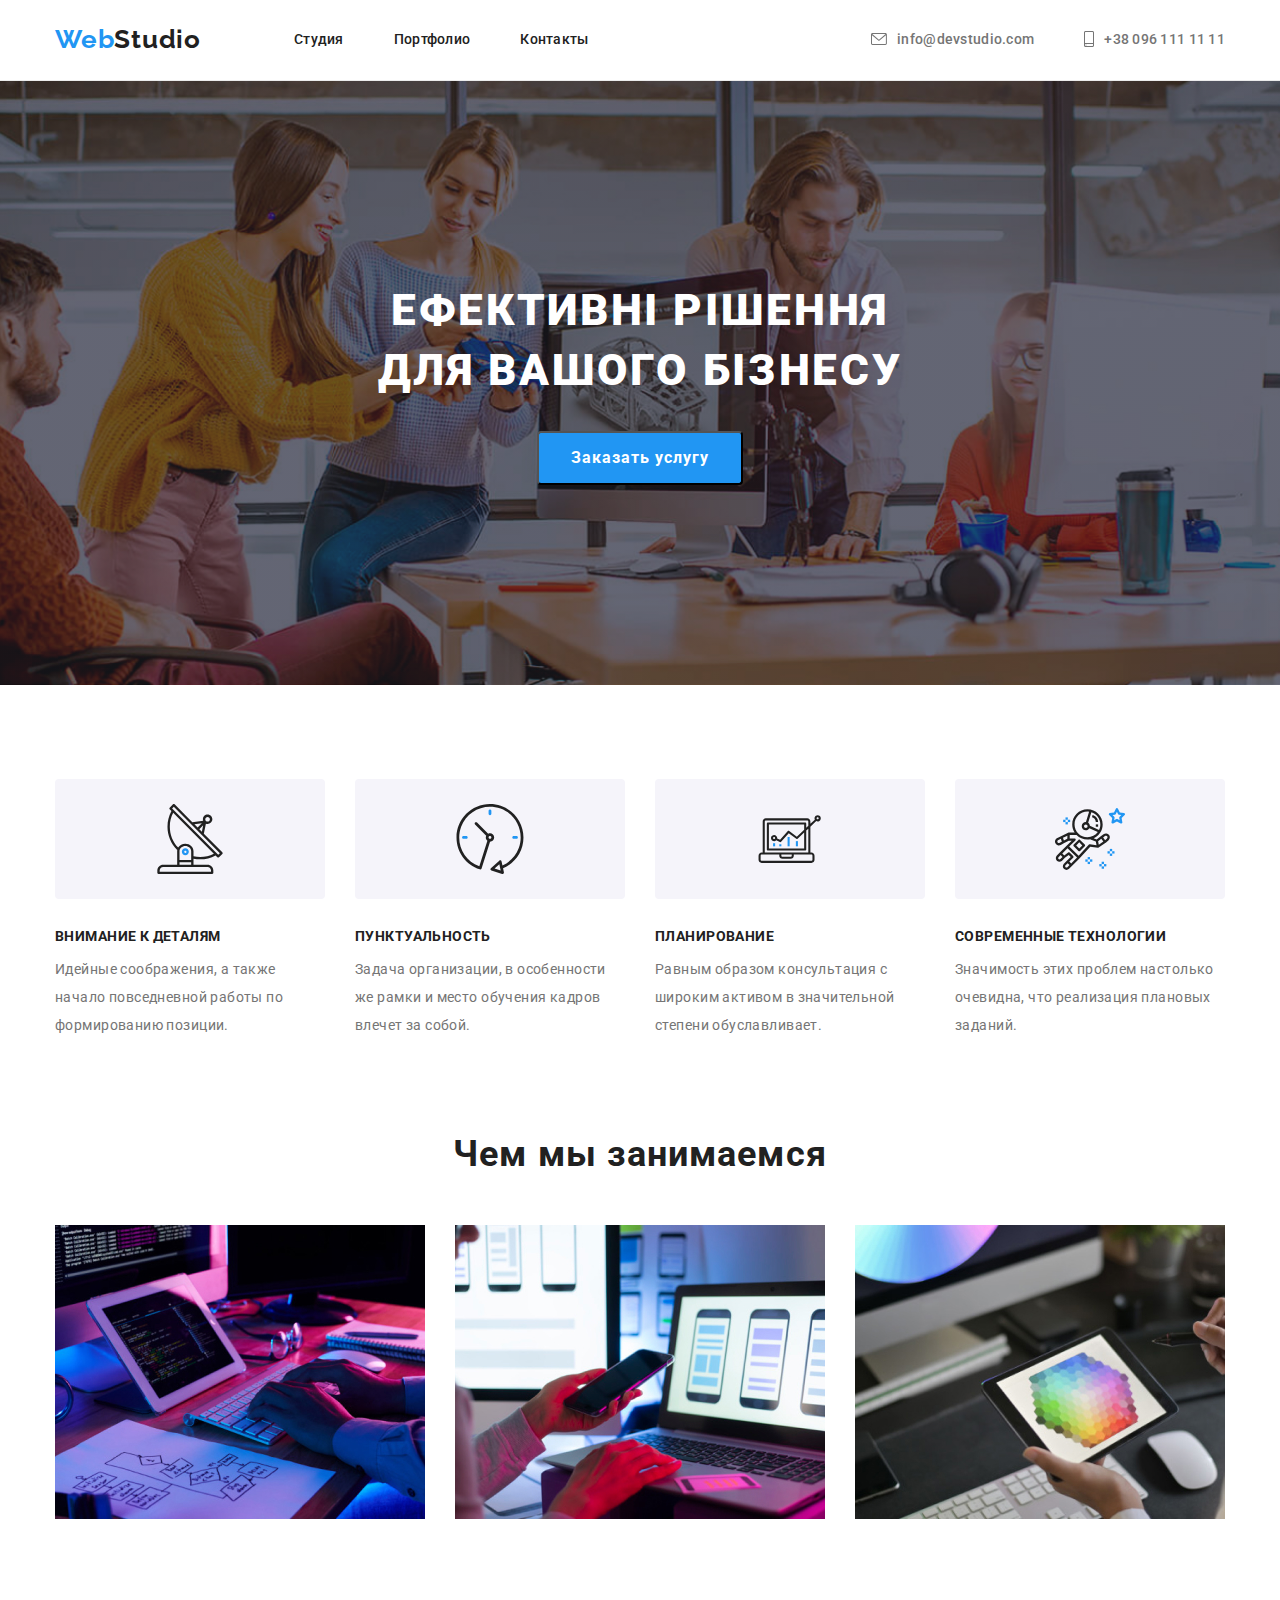
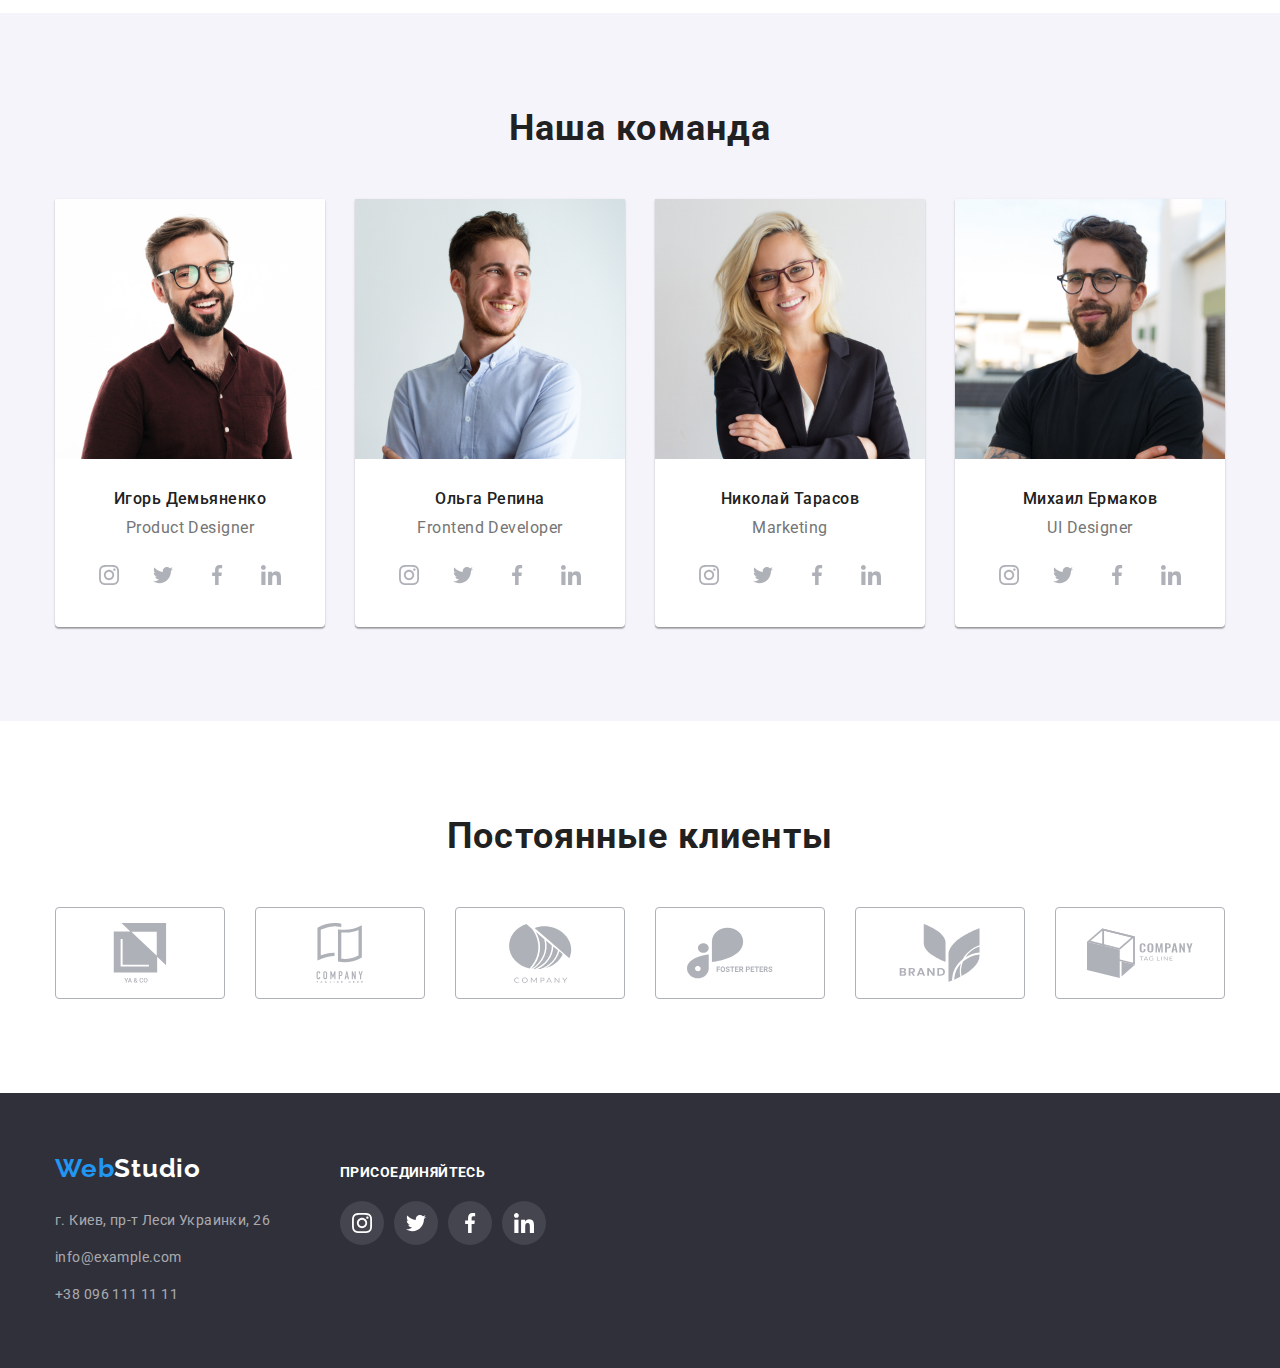
<file: index.html>
<!DOCTYPE html>
<html lang="ru">
  <head>
    <meta charset="UTF-8" />
    <meta http-equiv="X-UA-Compatible" content="IE=edge" />
    <meta name="viewport" content="width=device-width, initial-scale=1.0" />
    <link rel="preconnect" href="https://fonts.googleapis.com" />
    <link rel="preconnect" href="https://fonts.gstatic.com" crossorigin />
    <link
      href="https://fonts.googleapis.com/css2?family=Raleway:wght@700&family=Roboto:wght@400;500;700;900&display=swap"
      rel="stylesheet"
    />
    <link
      rel="stylesheet"
      href="https://cdn.jsdelivr.net/npm/modern-normalize@1.1.0/modern-normalize.min.css"
    />
    <link rel="stylesheet" href="./css/styles.css" />
    <title>WebStudio</title>
  </head>
  <body>
    <!-- content from logo, nav, contakt  -->
    <header class="page-header">
      <div class="conteiner page-header-conteiner">
        <nav class="page-nav">
          <a class="logotipe link" lang="en" href="index.html"
            >Web<span class="logotipe-accent">Studio</span></a
          >
          <ul class="menu list">
            <li class="menu-item">
              <a class="menu-link link" href="index.html">Студия</a>
            </li>
            <li class="menu-item">
              <a class="menu-link link" href="./portfolio.html">Портфолио</a>
            </li>
            <li class="menu-item">
              <a class="menu-link link" href="">Контакты</a>
            </li>
          </ul>
        </nav>
        <ul class="connection-list list">
          <li class="menu-item">
            <a class="link connection-link" href="mailto:info@devstudio.com">
              <svg class="connection-icon" width="16" height="12">
                <use href="./images/icons.svg#icon-email"></use>
              </svg>
              info@devstudio.com</a
            >
          </li>
          <li class="menu-item">
            <a class="link connection-link" href="tel:+380961111111">
              <svg class="connection-icon" width="10" height="16">
                <use href="./images/icons.svg#icon-smartphone"></use>
              </svg>
              +38 096 111 11 11</a
            >
          </li>
        </ul>
      </div>
    </header>
    <!-- main  -->
    <main>
      <section class="hero">
        <div class="conteiner">
          <h1 lang="ru" class="title-hero">
            Ефективні рішення<br />
            для вашого бізнесу
          </h1>
          <button class="button" type="button">
            <span class="text-button">Заказать услугу</span>
          </button>
        </div>
      </section>

      <!--Особенности-->
      <section class="section">
        <div class="conteiner">
          <h2 class="secondary-title hidden-title">Особенности</h2>
          <ul class="features-list list">
            <li class="features-item">
              <div class="futures-icons-box">
                <svg class="futures-icon" width="70" height="70">
                  <use href="./images/icons.svg#icon-antenna"></use>
                </svg>
              </div>
              <h3 class="future-title" lang="ru">Внимание к деталям</h3>
              <p class="future">
                Идейные соображения, а также начало повседневной работы по формированию позиции.
              </p>
            </li>
            <li class="features-item">
              <div class="futures-icons-box">
                <svg class="futures-icon" width="70" height="70">
                  <use href="./images/icons.svg#icon-clock"></use>
                </svg>
              </div>
              <h3 class="future-title" lang="ru">Пунктуальность</h3>
              <p class="future">
                Задача организации, в особенности же рамки и место обучения кадров влечет за собой.
              </p>
            </li>
            <li class="features-item">
              <div class="futures-icons-box">
                <svg class="futures-icon" width="70" height="70">
                  <use href="./images/icons.svg#icon-diagram"></use>
                </svg>
              </div>
              <h3 class="future-title" lang="ru">Планирование</h3>
              <p class="future">
                Равным образом консультация с широким активом в значительной степени обуславливает.
              </p>
            </li>
            <li class="features-item">
              <div class="futures-icons-box">
                <svg class="futures-icon" width="70" height="70">
                  <use href="./images/icons.svg#icon-astronaut"></use>
                </svg>
              </div>
              <h3 class="future-title" lang="ru">Современные технологии</h3>
              <p class="future">
                Значимость этих проблем настолько очевидна, что реализация плановых заданий.
              </p>
            </li>
          </ul>
        </div>
      </section>
      <!-- ===========  чем мы занимаемся  ================= -->
      <section class="activity section">
        <div class="conteiner">
          <h2 class="secondary-title">Чем мы занимаемся</h2>
          <ul class="activity-list list">
            <li>
              <img src="./images/wedo/verstka.jpg" alt="Верстка" width="370" height="294" />
            </li>
            <li>
              <img src="./images/wedo/oformlenie.jpg" alt="Оформление" width="370" height="294" />
            </li>
            <li>
              <img src="./images/wedo/dizain.jpg" alt="Дизайн" width="370" height="294" />
            </li>
          </ul>
        </div>
      </section>
      <!--Наша команда-->
      <section class="team section">
        <div class="conteiner">
          <h2 class="secondary-title">Наша команда</h2>
          <ul class="team-list list">
            <li class="team-item">
              <img
                src="./images/comandos/rabotnik1.jpg"
                alt="Игорь Демьяненко"
                width="270"
                height="260"
              />
              <div class="team-item-foot">
                <h3 class="team-item-title">Игорь Демьяненко</h3>
                <p class="team-item-description" lang="en">Product Designer</p>

                <ul class="social-list list">
                  <li class="social-list-item">
                    <a href="" class="social-list-link">
                      <svg class="social-list-icon" width="20" height="20">
                        <use href="./images/icons.svg#icon-instagram"></use>
                      </svg>
                    </a>
                  </li>
                  <li class="social-list-item">
                    <a href="" class="social-list-link">
                      <svg class="social-list-icon" width="20" height="20">
                        <use href="./images/icons.svg#icon-twitter"></use>
                      </svg>
                    </a>
                  </li>
                  <li class="social-list-item">
                    <a href="" class="social-list-link">
                      <svg class="social-list-icon" width="20" height="20">
                        <use href="./images/icons.svg#icon-facebook"></use>
                      </svg>
                    </a>
                  </li>
                  <li class="social-list-item">
                    <a href="" class="social-list-link">
                      <svg class="social-list-icon" width="20" height="20">
                        <use href="./images/icons.svg#icon-linkedin"></use>
                      </svg>
                    </a>
                  </li>
                </ul>
              </div>
            </li>
            <li class="team-item">
              <img
                src="./images/comandos/rabotnik2.jpg"
                alt="Ольга Репина"
                width="270"
                height="260"
              />
              <div class="team-item-foot">
                <h3 class="team-item-title">Ольга Репина</h3>
                <p class="team-item-description" lang="en">Frontend Developer</p>

                <ul class="social-list list">
                  <li class="social-list-item">
                    <a href="" class="social-list-link">
                      <svg class="social-list-icon" width="20" height="20">
                        <use href="./images/icons.svg#icon-instagram"></use>
                      </svg>
                    </a>
                  </li>
                  <li class="social-list-item">
                    <a href="" class="social-list-link">
                      <svg class="social-list-icon" width="20" height="20">
                        <use href="./images/icons.svg#icon-twitter"></use>
                      </svg>
                    </a>
                  </li>
                  <li class="social-list-item">
                    <a href="" class="social-list-link">
                      <svg class="social-list-icon" width="20" height="20">
                        <use href="./images/icons.svg#icon-facebook"></use>
                      </svg>
                    </a>
                  </li>
                  <li class="social-list-item">
                    <a href="" class="social-list-link">
                      <svg class="social-list-icon" width="20" height="20">
                        <use href="./images/icons.svg#icon-linkedin"></use>
                      </svg>
                    </a>
                  </li>
                </ul>
              </div>
            </li>
            <li class="team-item">
              <img
                src="./images/comandos/rabotnik3.jpg"
                alt="Николай Тарасов"
                width="270"
                height="260"
              />
              <div class="team-item-foot">
                <h3 class="team-item-title">Николай Тарасов</h3>
                <p class="team-item-description" lang="en">Marketing</p>

                <ul class="social-list list">
                  <li class="social-list-item">
                    <a href="" class="social-list-link">
                      <svg class="social-list-icon" width="20" height="20">
                        <use href="./images/icons.svg#icon-instagram"></use>
                      </svg>
                    </a>
                  </li>
                  <li class="social-list-item">
                    <a href="" class="social-list-link">
                      <svg class="social-list-icon" width="20" height="20">
                        <use href="./images/icons.svg#icon-twitter"></use>
                      </svg>
                    </a>
                  </li>
                  <li class="social-list-item">
                    <a href="" class="social-list-link">
                      <svg class="social-list-icon" width="20" height="20">
                        <use href="./images/icons.svg#icon-facebook"></use>
                      </svg>
                    </a>
                  </li>
                  <li class="social-list-item">
                    <a href="" class="social-list-link">
                      <svg class="social-list-icon" width="20" height="20">
                        <use href="./images/icons.svg#icon-linkedin"></use>
                      </svg>
                    </a>
                  </li>
                </ul>
              </div>
            </li>
            <li class="team-item">
              <img
                src="./images/comandos/rabotnik4.jpg"
                alt="Михаил Ермаков"
                width="270"
                height="260"
              />
              <div class="team-item-foot">
                <h3 class="team-item-title">Михаил Ермаков</h3>
                <p class="team-item-description" lang="en">UI Designer</p>

                <ul class="social-list list">
                  <li class="social-list-item">
                    <a href="" class="social-list-link">
                      <svg class="social-list-icon" width="20" heighth=20">
                        <use href="./images/icons.svg#icon-instagram"></use>
                      </svg>
                    </a>
                  </li>
                  <li class="social-list-item">
                    <a href="" class="social-list-link">
                      <svg class="social-list-icon" width="20" heighth=20">
                        <use href="./images/icons.svg#icon-twitter"></use>
                      </svg>
                    </a>
                  </li>
                  <li class="social-list-item">
                    <a href="" class="social-list-link">
                      <svg class="social-list-icon" width="20" heighth=20">
                        <use href="./images/icons.svg#icon-facebook"></use>
                      </svg>
                    </a>
                  </li>
                  <li class="social-list-item">
                    <a href="" class="social-list-link">
                      <svg class="social-list-icon" width="20" heighth=20">
                        <use href="./images/icons.svg#icon-linkedin"></use>
                      </svg>
                    </a>
                  </li>
                </ul>
              </div>
            </li>
          </ul>
        </div>
      </section>

      <!-- ПОСТОЯННЫЕ КЛИЕНТЫ -->

      <section class="section">
        <div class="conteiner">
          <h2 class="secondary-title">Постоянные клиенты</h2>
          <ul class="clients list">
            <li class="clients-item">
              <a class="clients-link link" href="#" target="_blank" rel="noopener noreferrer">
                <svg class="clients-icon" width="106" height="60">
                  <use href="./images/icons.svg#icon-group"></use>
                </svg>
              </a>
            </li>
            <li class="clients-item">
              <a class="clients-link link" href="#" target="_blank" rel="noopener noreferrer">
                <svg class="clients-icon" width="106" height="60">
                  <use href="./images/icons.svg#icon-group-1"></use>
                </svg>
              </a>
            </li>
            <li class="clients-item">
              <a class="clients-link link" href="#" target="_blank" rel="noopener noreferrer">
                <svg class="clients-icon" width="106" height="60">
                  <use href="./images/icons.svg#icon-group-2"></use>
                </svg>
              </a>
            </li>
            <li class="clients-item">
              <a class="clients-link link" href="#" target="_blank" rel="noopener noreferrer">
                <svg class="clients-icon" width="106" height="60">
                  <use href="./images/icons.svg#icon-group-3"></use>
                </svg>
              </a>
            </li>
            <li class="clients-item">
              <a class="clients-link link" href="#" target="_blank" rel="noopener noreferrer">
                <svg class="clients-icon" width="106" height="60">
                  <use href="./images/icons.svg#icon-group-4"></use>
                </svg>
              </a>
            </li>
            <li class="clients-item">
              <a class="clients-link link" href="#" target="_blank" rel="noopener noreferrer">
                <svg class="clients-icon" width="106" height="60">
                  <use href="./images/icons.svg#icon-group-5"></use>
                </svg>
              </a>
            </li>
          </ul>
        </div>
      </section>
    </main>

    <!-- Footer -->

    <footer class="footer">
      <div class="conteiner footer-conteiner">
        <div class="footer-address">
          <a class="logotipe-footer link" lang="en" href="index.html"
            >Web<span class="logotipe-accent-footer">Studio</span></a
          >
          <address class="adress">
            <ul class="list">
              <li class="adress-item">
                <a
                  class="link footer-adress-link"
                  href="https://bit.ly/3pXMvUd"
                  target="_blank"
                  rel="noopener noreferrer"
                  >г. Киев, пр-т Леси Украинки, 26</a
                >
              </li>
              <li class="adress-item">
                <a class="link footer-adress-link" href="mailto:info@devstudio.com"
                  >info@example.com</a
                >
              </li>
              <li class="adress-item">
                <a class="link footer-adress-link" href="tel:+380961111111">+38 096 111 11 11</a>
              </li>
            </ul>
          </address>
        </div>

        <div>
          <p class="footer-join">Присоединяйтесь</p>
          <ul class="social-list list">
            <li class="social-list-item">
              <a href="" class="social-list-link">
                <svg class="footer-subscribe-icon" width="20" height="20">
                  <use href="./images/icons.svg#icon-instagram"></use>
                </svg>
              </a>
            </li>
            <li class="social-list-item">
              <a href="" class="social-list-link">
                <svg class="footer-subscribe-icon" width="20" height="20">
                  <use href="./images/icons.svg#icon-twitter"></use>
                </svg>
              </a>
            </li>
            <li class="social-list-item">
              <a href="" class="social-list-link">
                <svg class="footer-subscribe-icon" width="20" height="20">
                  <use href="./images/icons.svg#icon-facebook"></use>
                </svg>
              </a>
            </li>
            <li class="social-list-item">
              <a href="" class="social-list-link">
                <svg class="footer-subscribe-icon" width="20" height="20">
                  <use href="./images/icons.svg#icon-linkedin"></use>
                </svg>
              </a>
            </li>
          </ul>
        </div>
      </div>
    </footer>
  </body>
</html>
</file>
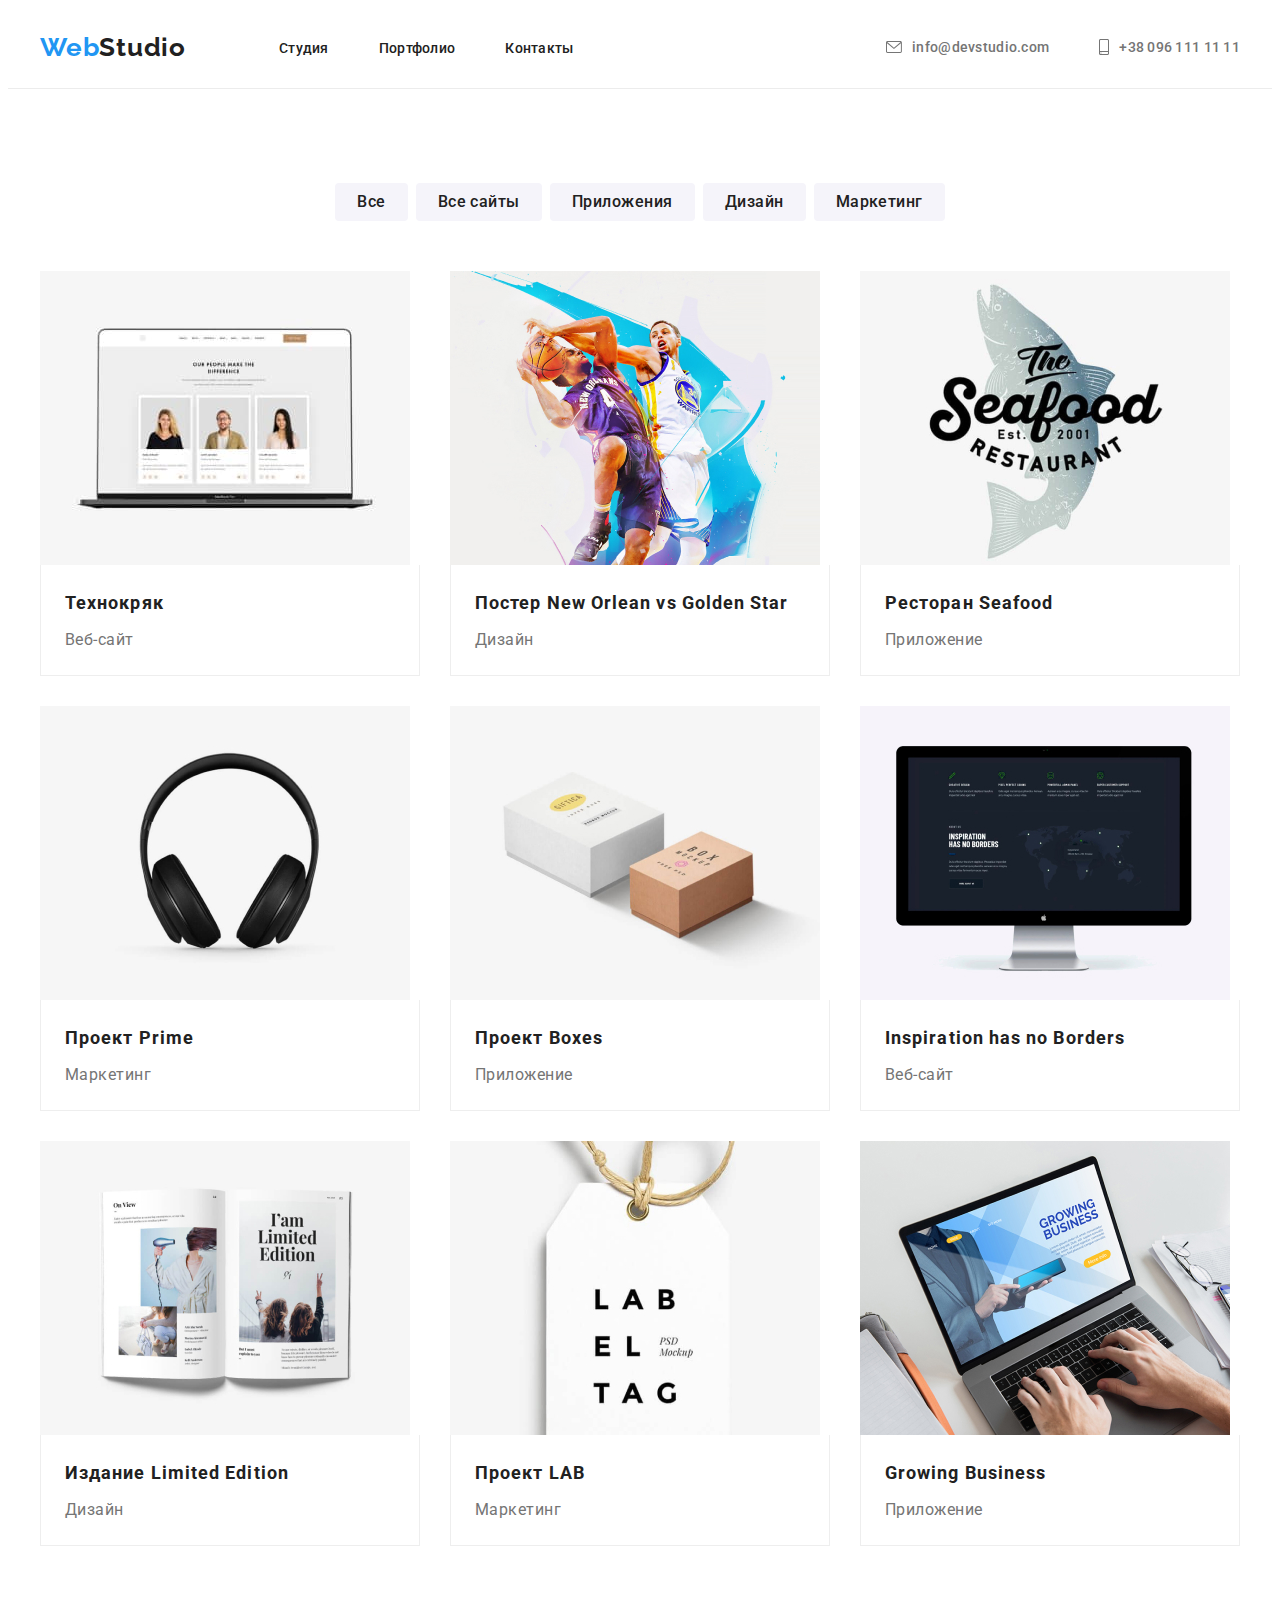
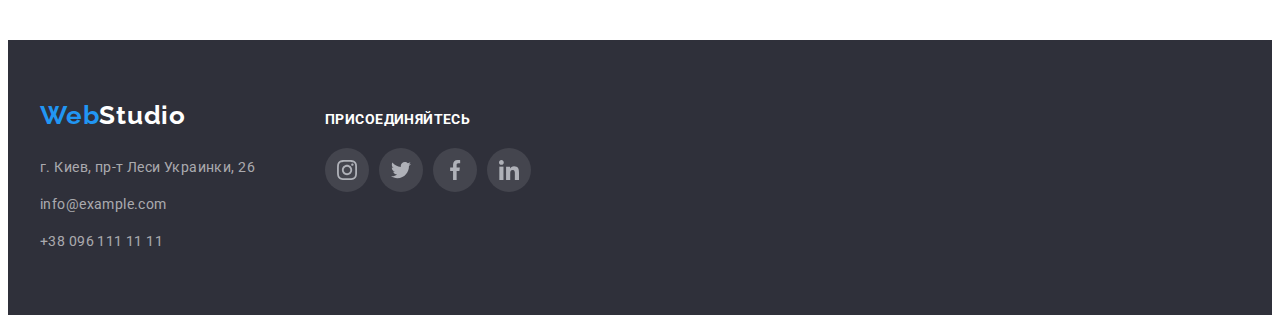
<file: portfolio.html>
<!DOCTYPE html>
<html lang="ru">
  <head>
    <meta charset="UTF-8" />
    <meta http-equiv="X-UA-Compatible" content="IE=edge" />
    <meta name="viewport" content="width=device-width, initial-scale=1.0" />
    <title>Портфолио</title>
    <link rel="preconnect" href="https://fonts.googleapis.com" />
    <link rel="preconnect" href="https://fonts.gstatic.com" crossorigin />
    <link
      href="https://fonts.googleapis.com/css2?family=Raleway:wght@700&family=Roboto:wght@400;500;700;900&display=swap"
      rel="stylesheet"
    />
    <link
      rel="stylesheet"
      href="https://cdnjs.cloudflare.com/ajax/libs/modern-normalize/1.1.0/modern-normalize.min.css"
      integrity="sha512-wpPYUAdjBVSE4KJnH1VR1HeZfpl1ub8YT/NKx4PuQ5NmX2tKuGu6U/JRp5y+Y8XG2tV+wKQpNHVUX03MfMFn9Q=="
      crossorigin="anonymous"
      referrerpolicy="no-referrer"
    />
    <link href="./css/styles.css" rel="stylesheet" />
  </head>

  <body>
    <!-- content from logo, nav, contakt  -->
    <header class="page-header">
      <div class="conteiner page-header-conteiner">
        <nav class="page-nav">
          <a class="logotipe link" lang="en" href="index.html"
            >Web<span class="logotipe-accent">Studio</span></a
          >
          <ul class="menu list">
            <li class="menu-item">
              <a class="menu-link link" href="index.html">Студия</a>
            </li>
            <li class="menu-item">
              <a class="menu-link link" href="./portfolio.html">Портфолио</a>
            </li>
            <li class="menu-item">
              <a class="menu-link link" href="">Контакты</a>
            </li>
          </ul>
        </nav>
        <ul class="connection-list list">
          <li class="menu-item">
            <a class="link connection-link" href="mailto:info@devstudio.com">
              <svg class="connection-icon" width="16" height="12">
                <use href="./images/icons.svg#icon-email"></use>
              </svg>
              info@devstudio.com</a
            >
          </li>
          <li class="menu-item">
            <a class="link connection-link" href="tel:+380961111111">
              <svg class="connection-icon" width="10" height="16">
                <use href="./images/icons.svg#icon-smartphone"></use>
              </svg>
              +38 096 111 11 11</a
            >
          </li>
        </ul>
      </div>
    </header>

    <main>
      <section class="section">
        <div class="conteiner">
          <h1 class="hidden-title">Projects</h1>

          <!-- START FILTERS -->
          <ul class="filters-list list">
            <li class="filters-item">
              <button class="filters-btn">Все</button>
            </li>
            <li class="filters-item">
              <button class="filters-btn">Все сайты</button>
            </li>
            <li class="filters-item">
              <button class="filters-btn">Приложения</button>
            </li>
            <li class="filters-item">
              <button class="filters-btn">Дизайн</button>
            </li>
            <li class="filters-item">
              <button class="filters-btn">Маркетинг</button>
            </li>
          </ul>

          <!--  END FILTERS -->

          <!-- =============Projects=============== -->
          <ul class="drafts-list list">
            <li class="drafts-item">
              <a href="/" class="link work-list-link">
                <img src="./images/project/project1.jpg" alt="Веб сайт" width="370" height="294" />
                <div class="drafts-box">
                  <h2 class="portfolio-title-h2">Технокряк</h2>
                  <p class="portfolio-text">Веб-сайт</p>
                </div>
              </a>
            </li>
            <li class="drafts-item">
              <a href="/" class="work-list-link link">
                <img src="./images/project/project2.jpg" alt="Веб сайт" width="370" height="294" />
                <div class="drafts-box">
                  <h2 class="portfolio-title-h2">
                    Постер
                    <span class="draft-new-orlean" lang="en">New Orlean vs Golden Star </span>
                  </h2>
                  <p class="portfolio-text">Дизайн</p>
                </div>
              </a>
            </li>
            <li class="drafts-item">
              <a href="/" class="link work-list-link">
                <img src="./images/project/project3.jpg" alt="Веб сайт" width="370" height="294" />
                <div class="drafts-box">
                  <h2 class="portfolio-title-h2">Ресторан Seafood</h2>
                  <p class="portfolio-text">Приложение</p>
                </div>
              </a>
            </li>
            <li class="drafts-item">
              <a href="/" class="link work-list-link">
                <img src="./images/project/project4.jpg" alt="Веб сайт" width="370" height="294" />
                <div class="drafts-box">
                  <h2 class="portfolio-title-h2">Проект Prime</h2>
                  <p class="portfolio-text">Маркетинг</p>
                </div>
              </a>
            </li>
            <li class="drafts-item">
              <a href="/" class="link work-list-link">
                <img src="./images/project/project5.jpg" alt="Веб сайт" width="370" height="294" />
                <div class="drafts-box">
                  <h2 class="portfolio-title-h2">Проект Boxes</h2>
                  <p class="portfolio-text">Приложение</p>
                </div>
              </a>
            </li>
            <li class="drafts-item">
              <a href="/" class="link work-list-link">
                <img src="./images/project/project6.jpg" alt="Веб сайт" width="370" height="294" />
                <div class="drafts-box">
                  <h2 class="portfolio-title-h2">Inspiration has no Borders</h2>
                  <p class="portfolio-text">Веб-сайт</p>
                </div>
              </a>
            </li>
            <li class="drafts-item">
              <a href="/" class="link work-list-link">
                <img src="./images/project/project7.jpg" alt="Веб сайт" width="370" height="294" />
                <div class="drafts-box">
                  <h2 class="portfolio-title-h2">Издание Limited Edition</h2>
                  <p class="portfolio-text">Дизайн</p>
                </div>
              </a>
            </li>
            <li class="drafts-item">
              <a href="/" class="link work-list-link">
                <img src="./images/project/project8.jpg" alt="Веб сайт" width="370" height="294" />
                <div class="drafts-box">
                  <h2 class="portfolio-title-h2">Проект LAB</h2>
                  <p class="portfolio-text">Маркетинг</p>
                </div>
              </a>
            </li>
            <li class="drafts-item">
              <a href="/" class="link work-list-link">
                <img src="./images/project/project9.jpg" alt="Веб сайт" width="370" height="294" />
                <div class="drafts-box">
                  <h2 class="portfolio-title-h2">Growing Business</h2>
                  <p class="portfolio-text">Приложение</p>
                </div>
              </a>
            </li>
          </ul>
          <!-- ++++++++++++++++++ -->
        </div>
        <!-- +++++++++++++++++++++ -->
      </section>
    </main>
    <!-- ===============Footer=============== -->
    <footer class="footer">
      <div class="conteiner footer-conteiner">
        <div class="footer-address">
          <a class="logotipe-footer link" lang="en" href="index.html"
            >Web<span class="logotipe-accent-footer">Studio</span></a
          >
          <address class="adress">
            <ul class="list">
              <li class="adress-item">
                <a
                  class="link footer-adress-link"
                  href="https://bit.ly/3pXMvUd"
                  target="_blank"
                  rel="noopener noreferrer"
                  >г. Киев, пр-т Леси Украинки, 26</a
                >
              </li>
              <li class="adress-item">
                <a class="link footer-adress-link" href="mailto:info@devstudio.com"
                  >info@example.com</a
                >
              </li>
              <li class="adress-item">
                <a class="link footer-adress-link" href="tel:+380961111111">+38 096 111 11 11</a>
              </li>
            </ul>
          </address>
        </div>

        <div>
          <p class="footer-join">Присоединяйтесь</p>
          <ul class="social-list list">
            <li class="social-list-item">
              <a href="" class="social-list-link">
                <svg class="social-list-icon" width="20" heigth="20">
                  <use href="./images/icons.svg#icon-instagram"></use>
                </svg>
              </a>
            </li>
            <li class="social-list-item">
              <a href="" class="social-list-link">
                <svg class="social-list-icon" width="20" heigth="20">
                  <use href="./images/icons.svg#icon-twitter"></use>
                </svg>
              </a>
            </li>
            <li class="social-list-item">
              <a href="" class="social-list-link">
                <svg class="social-list-icon" width="20" heigth="20">
                  <use href="./images/icons.svg#icon-facebook"></use>
                </svg>
              </a>
            </li>
            <li class="social-list-item">
              <a href="" class="social-list-link">
                <svg class="social-list-icon" width="20" heigth="20">
                  <use href="./images/icons.svg#icon-linkedin"></use>
                </svg>
              </a>
            </li>
          </ul>
        </div>
      </div>
    </footer>
  </body>
</html>
</file>
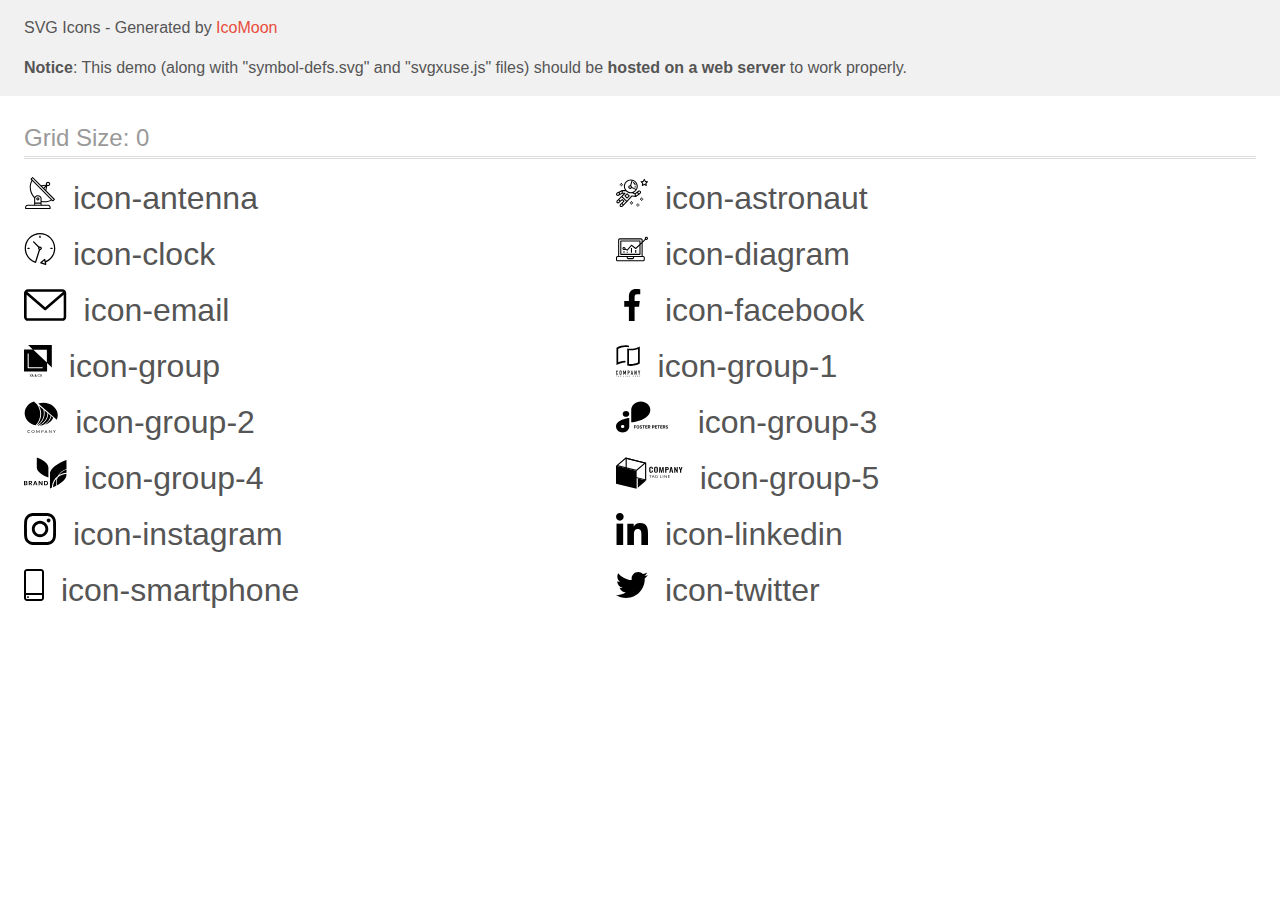
<file: for sprite/icomoon/demo-external-svg.html>
<!doctype html>
<html>
<head>
    <title>IcoMoon - SVG Icons</title>
    <meta charset="utf-8">
    <meta name="viewport" content="width=device-width, initial-scale=1">
    <link rel="stylesheet" href="demo-files/demo.css">
    <link rel="stylesheet" href="style.css">
</head>
<body>
<header class="bgc1 clearfix">
<div class="mhl">
    <p>SVG Icons - Generated by <a href="https://icomoon.io/app">IcoMoon</a></p><p><strong>Notice</strong>: This demo (along with "symbol-defs.svg" and "svgxuse.js" files) should be <b>hosted on a web server</b> to work properly.</p>
</div>
</header>
    <div class="clearfix mhl ptl">
        <h1 class="mvm mtn fgc1">Grid Size: 0</h1>
        <div class="glyph fs1">
            <div class="clearfix pbs">
                <svg class="icon icon-antenna"><use xlink:href="symbol-defs.svg#icon-antenna"></use></svg><span class="name"> icon-antenna</span>
            </div>
        </div>
        <div class="glyph fs1">
            <div class="clearfix pbs">
                <svg class="icon icon-astronaut"><use xlink:href="symbol-defs.svg#icon-astronaut"></use></svg><span class="name"> icon-astronaut</span>
            </div>
        </div>
        <div class="glyph fs1">
            <div class="clearfix pbs">
                <svg class="icon icon-clock"><use xlink:href="symbol-defs.svg#icon-clock"></use></svg><span class="name"> icon-clock</span>
            </div>
        </div>
        <div class="glyph fs1">
            <div class="clearfix pbs">
                <svg class="icon icon-diagram"><use xlink:href="symbol-defs.svg#icon-diagram"></use></svg><span class="name"> icon-diagram</span>
            </div>
        </div>
        <div class="glyph fs1">
            <div class="clearfix pbs">
                <svg class="icon icon-email"><use xlink:href="symbol-defs.svg#icon-email"></use></svg><span class="name"> icon-email</span>
            </div>
        </div>
        <div class="glyph fs1">
            <div class="clearfix pbs">
                <svg class="icon icon-facebook"><use xlink:href="symbol-defs.svg#icon-facebook"></use></svg><span class="name"> icon-facebook</span>
            </div>
        </div>
        <div class="glyph fs1">
            <div class="clearfix pbs">
                <svg class="icon icon-group"><use xlink:href="symbol-defs.svg#icon-group"></use></svg><span class="name"> icon-group</span>
            </div>
        </div>
        <div class="glyph fs1">
            <div class="clearfix pbs">
                <svg class="icon icon-group-1"><use xlink:href="symbol-defs.svg#icon-group-1"></use></svg><span class="name"> icon-group-1</span>
            </div>
        </div>
        <div class="glyph fs1">
            <div class="clearfix pbs">
                <svg class="icon icon-group-2"><use xlink:href="symbol-defs.svg#icon-group-2"></use></svg><span class="name"> icon-group-2</span>
            </div>
        </div>
        <div class="glyph fs1">
            <div class="clearfix pbs">
                <svg class="icon icon-group-3"><use xlink:href="symbol-defs.svg#icon-group-3"></use></svg><span class="name"> icon-group-3</span>
            </div>
        </div>
        <div class="glyph fs1">
            <div class="clearfix pbs">
                <svg class="icon icon-group-4"><use xlink:href="symbol-defs.svg#icon-group-4"></use></svg><span class="name"> icon-group-4</span>
            </div>
        </div>
        <div class="glyph fs1">
            <div class="clearfix pbs">
                <svg class="icon icon-group-5"><use xlink:href="symbol-defs.svg#icon-group-5"></use></svg><span class="name"> icon-group-5</span>
            </div>
        </div>
        <div class="glyph fs1">
            <div class="clearfix pbs">
                <svg class="icon icon-instagram"><use xlink:href="symbol-defs.svg#icon-instagram"></use></svg><span class="name"> icon-instagram</span>
            </div>
        </div>
        <div class="glyph fs1">
            <div class="clearfix pbs">
                <svg class="icon icon-linkedin"><use xlink:href="symbol-defs.svg#icon-linkedin"></use></svg><span class="name"> icon-linkedin</span>
            </div>
        </div>
        <div class="glyph fs1">
            <div class="clearfix pbs">
                <svg class="icon icon-smartphone"><use xlink:href="symbol-defs.svg#icon-smartphone"></use></svg><span class="name"> icon-smartphone</span>
            </div>
        </div>
        <div class="glyph fs1">
            <div class="clearfix pbs">
                <svg class="icon icon-twitter"><use xlink:href="symbol-defs.svg#icon-twitter"></use></svg><span class="name"> icon-twitter</span>
            </div>
        </div>
  </div>
<script defer src="svgxuse.js"></script>
</body>
</html>
</file>
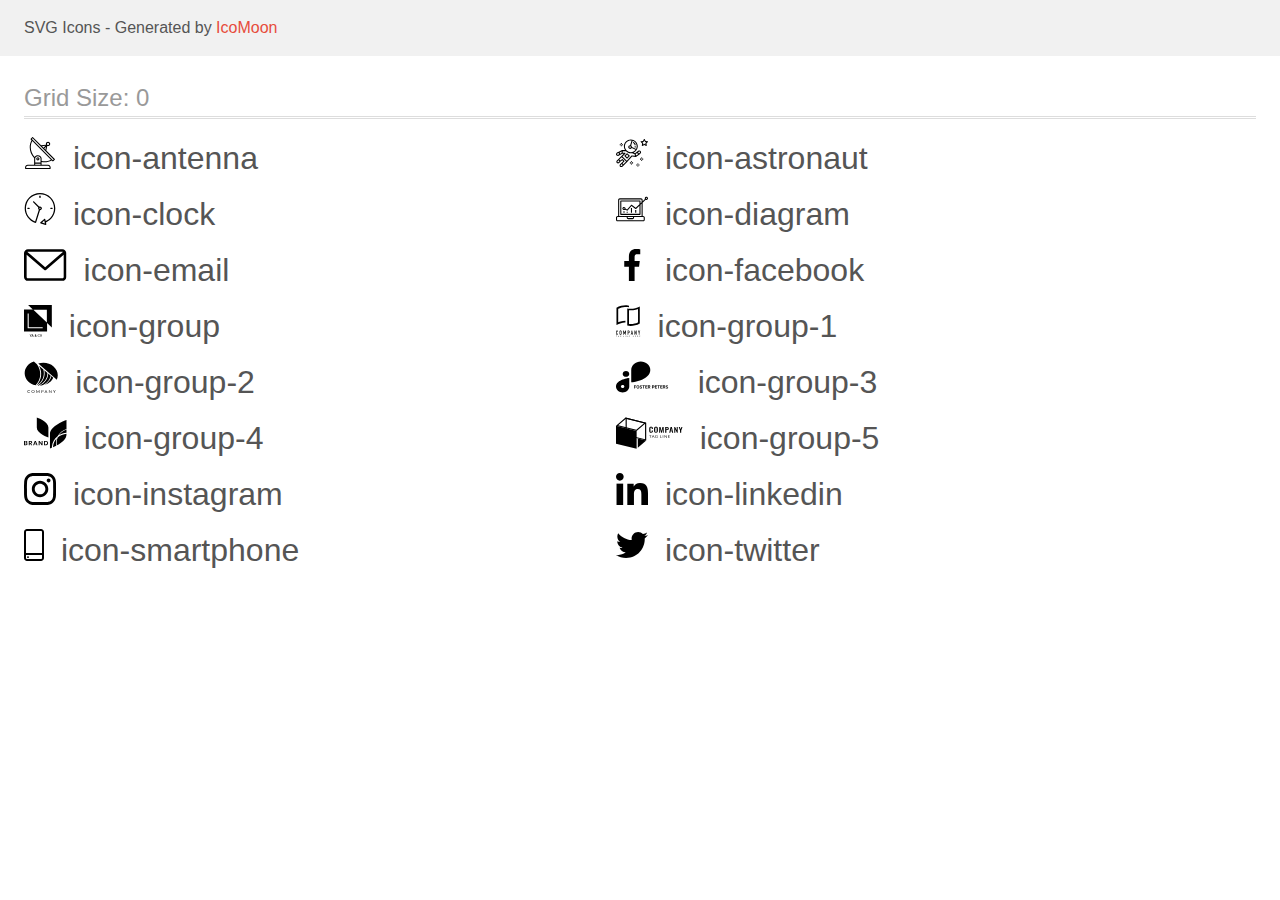
<file: for sprite/icomoon/demo.html>
<!doctype html>
<html>
<head>
    <title>IcoMoon - SVG Icons</title>
    <meta charset="utf-8">
    <meta name="viewport" content="width=device-width, initial-scale=1">
    <link rel="stylesheet" href="demo-files/demo.css">
    <link rel="stylesheet" href="style.css">
</head>
<body>
<svg aria-hidden="true" style="position: absolute; width: 0; height: 0; overflow: hidden;" version="1.1" xmlns="http://www.w3.org/2000/svg" xmlns:xlink="http://www.w3.org/1999/xlink">
<defs>
<symbol id="icon-antenna" viewBox="0 0 32 32">
<path d="M30.773 22.098l-8.443-8.505 0.937-4.615c0.242 0.094 0.499 0.144 0.758 0.146h0.006c1.192 0.014 2.17-0.941 2.184-2.133s-0.941-2.17-2.133-2.184c-1.192-0.014-2.17 0.941-2.184 2.133-0.003 0.255 0.039 0.509 0.125 0.749l-4.96 0.605-8.091-8.133c-0.099-0.101-0.235-0.159-0.377-0.16-0.14 0.001-0.274 0.056-0.373 0.155l-1.513 1.504c-0.208 0.208-0.208 0.546 0 0.754l0.814 0.826c-3.153 5.798-2.129 12.978 2.519 17.663 0.043 0.041 0.092 0.074 0.146 0.098-0.034 0.18-0.051 0.364-0.052 0.547v6.187h-6.4c-1.472 0.002-2.665 1.195-2.667 2.667v1.067c0 0.295 0.239 0.533 0.533 0.533h24.533c0.295 0 0.533-0.239 0.533-0.533v-1.067c-0.002-1.472-1.195-2.665-2.667-2.667h-6.4v-2.742c1.003 0.21 2.024 0.317 3.049 0.32 2.458-0.003 4.877-0.615 7.040-1.783l0.818 0.823c0.099 0.101 0.235 0.159 0.377 0.16 0.14-0.001 0.274-0.056 0.373-0.155l1.513-1.504c0.208-0.208 0.208-0.546 0-0.754zM23.28 6.233c0.418-0.415 1.093-0.414 1.508 0.004s0.414 1.093-0.004 1.508c-0.2 0.199-0.47 0.31-0.752 0.31h-0.003c-0.589-0.003-1.064-0.483-1.061-1.072 0.002-0.282 0.115-0.552 0.314-0.751h-0.002zM22.024 9.738l-0.598 2.946-1.175-1.182 1.774-1.763zM21.419 8.836l-1.92 1.909-1.485-1.493 3.405-0.415zM24.004 28.8c0.884 0 1.6 0.716 1.6 1.6v0.533h-23.467v-0.533c0-0.884 0.716-1.6 1.6-1.6h20.267zM16.537 26.667v1.067h-5.333v-1.067h5.333zM11.204 25.6v-4.053c0-1.294 1.196-2.347 2.667-2.347s2.667 1.053 2.667 2.347v4.053h-5.333zM17.604 23.904v-2.357c0-1.882-1.675-3.413-3.733-3.413-1.331-0.020-2.576 0.657-3.281 1.786-4.058-4.274-4.971-10.645-2.279-15.887l18.602 18.708c-2.872 1.461-6.165 1.873-9.309 1.163zM28.893 23.22l-21.057-21.181 0.755-0.752 7.935 7.98c0.004 0 0.006 0.007 0.010 0.010l13.115 13.191-0.757 0.752z"></path>
<path d="M13.876 20.267h-0.005c-0.884-0.001-1.601 0.714-1.602 1.598s0.714 1.601 1.598 1.602h0.005c0.884 0.001 1.601-0.714 1.602-1.598s-0.714-1.601-1.598-1.602zM14.249 22.245c-0.1 0.1-0.236 0.156-0.378 0.155-0.295-0.002-0.532-0.242-0.531-0.536 0.001-0.141 0.057-0.276 0.157-0.375s0.233-0.154 0.373-0.155c0.295 0.002 0.532 0.241 0.53 0.536-0.001 0.141-0.057 0.276-0.157 0.375h0.005z"></path>
</symbol>
<symbol id="icon-astronaut" viewBox="0 0 32 32">
<path d="M31.974 4.524c-0.063-0.193-0.229-0.333-0.43-0.363l-1.91-0.278-0.855-1.731c-0.179-0.365-0.777-0.365-0.956 0l-0.855 1.731-1.91 0.278c-0.201 0.029-0.367 0.17-0.431 0.363-0.062 0.193-0.011 0.405 0.135 0.547l1.383 1.348-0.326 1.903c-0.034 0.2 0.048 0.402 0.212 0.522 0.166 0.121 0.382 0.135 0.562 0.040l1.709-0.899 1.709 0.899c0.078 0.041 0.164 0.061 0.249 0.061 0.11 0 0.221-0.034 0.314-0.102 0.164-0.119 0.246-0.322 0.212-0.522l-0.326-1.903 1.383-1.348c0.145-0.142 0.197-0.354 0.135-0.547zM29.511 5.851c-0.125 0.122-0.183 0.299-0.153 0.472l0.191 1.114-1-0.526c-0.078-0.041-0.163-0.061-0.249-0.061s-0.17 0.020-0.249 0.061l-1.001 0.526 0.191-1.114c0.030-0.173-0.028-0.349-0.153-0.472l-0.81-0.789 1.119-0.163c0.174-0.025 0.324-0.134 0.402-0.292l0.5-1.013 0.5 1.013c0.078 0.157 0.228 0.267 0.402 0.292l1.119 0.163-0.809 0.789z"></path>
<path d="M26.134 20.522h-1.067v1.067h1.067v-1.067z"></path>
<path d="M26.134 22.656h-1.067v1.067h1.067v-1.067z"></path>
<path d="M27.2 21.589h-1.067v1.067h1.067v-1.067z"></path>
<path d="M25.067 21.589h-1.067v1.067h1.067v-1.067z"></path>
<path d="M22.4 26.389h-1.067v1.067h1.067v-1.067z"></path>
<path d="M22.4 28.522h-1.067v1.067h1.067v-1.067z"></path>
<path d="M23.467 27.456h-1.067v1.067h1.067v-1.067z"></path>
<path d="M21.333 27.456h-1.067v1.067h1.067v-1.067z"></path>
<path d="M16 24.256h-1.067v1.067h1.067v-1.067z"></path>
<path d="M16 26.389h-1.067v1.067h1.067v-1.067z"></path>
<path d="M17.067 25.322h-1.067v1.067h1.067v-1.067z"></path>
<path d="M14.933 25.322h-1.067v1.067h1.067v-1.067z"></path>
<path d="M5.867 6.122h-1.067v1.067h1.067v-1.067z"></path>
<path d="M5.867 8.255h-1.067v1.067h1.067v-1.067z"></path>
<path d="M6.933 7.189h-1.067v1.067h1.067v-1.067z"></path>
<path d="M4.8 7.189h-1.067v1.067h1.067v-1.067z"></path>
<path d="M24.715 14.159c-0.287-0.388-0.709-0.637-1.188-0.705-0.481-0.068-0.956 0.058-1.34 0.352l-1.252 0.96-1.898 1.417-1.358-0.541c2.421-1.086 4.114-3.508 4.114-6.32 0-3.823-3.123-6.933-6.961-6.933s-6.961 3.11-6.961 6.933c0 1.386 0.414 2.674 1.12 3.758l-2.764-0.024c-0.002 0-0.003 0-0.005 0-0.009 0-0.015 0.004-0.023 0.005-0.053 0.002-0.105 0.013-0.155 0.031-0.013 0.005-0.026 0.008-0.038 0.013-0.006 0.003-0.013 0.003-0.019 0.006l-3.233 1.596c-0.001 0-0.001 0-0.001 0.001l-1.893 0.911c-0.021 0.009-0.042 0.021-0.063 0.035-0.755 0.502-1.012 1.489-0.598 2.295 0.22 0.429 0.595 0.745 1.056 0.889 0.178 0.055 0.359 0.083 0.539 0.083 0.29 0 0.577-0.071 0.839-0.211l1.388-0.738 2.264-1.169 1.357-0.008-5.442 5.416c-0.001 0.001-0.001 0.001-0.002 0.001l-1.339 1.333c-0.316 0.315-0.49 0.732-0.49 1.178s0.174 0.863 0.49 1.179c0.325 0.323 0.752 0.485 1.179 0.485s0.854-0.162 1.18-0.485l1.314-1.309 1.741-1.3 0.901 0.897-1.762 1.754c-0 0.001-0.001 0.001-0.002 0.001l-1.339 1.333c-0.316 0.315-0.49 0.732-0.49 1.178s0.174 0.863 0.49 1.179c0.325 0.323 0.753 0.485 1.18 0.485s0.855-0.162 1.18-0.485l3.482-3.467c0.001-0.001 0.001-0.001 0.001-0.002l1.010-1-0.004-0.004c0.006-0.006 0.015-0.009 0.022-0.015l5.166-5.658 3.471 0.494c0.025 0.004 0.050 0.005 0.075 0.005 0.065 0 0.127-0.015 0.187-0.038 0.018-0.006 0.033-0.015 0.050-0.023 0.019-0.010 0.039-0.015 0.058-0.027l3.213-2.133c0.012-0.008 0.018-0.021 0.029-0.029 0.013-0.010 0.029-0.014 0.041-0.026l1.271-1.191c0.662-0.62 0.753-1.635 0.212-2.362zM2.13 17.77c-0.173 0.093-0.37 0.111-0.558 0.052-0.187-0.058-0.338-0.186-0.427-0.358-0.161-0.314-0.068-0.695 0.214-0.902l1.314-0.632 0.449 1.312-0.992 0.528zM5.628 15.942l-1.548 0.8-0.439-1.283 2.027-1.001-0.040 1.484zM20.727 9.322c0 0.918-0.219 1.785-0.599 2.559l-4.181-1.899c-0.044-0.573-0.341-1.075-0.788-1.388l1.464-4.86c2.378 0.756 4.105 2.974 4.105 5.588zM8.938 9.322c0-3.235 2.644-5.867 5.894-5.867 0.253 0 0.5 0.021 0.745 0.052l-1.432 4.754c-0.019-0.001-0.037-0.006-0.057-0.006-1.033 0-1.873 0.837-1.873 1.867s0.84 1.867 1.873 1.867c0.694 0 1.294-0.383 1.618-0.945l3.862 1.755c-1.075 1.446-2.795 2.39-4.737 2.39-3.25 0-5.894-2.632-5.894-5.867zM14.894 10.122c0 0.441-0.362 0.8-0.806 0.8s-0.806-0.359-0.806-0.8c0-0.441 0.362-0.8 0.806-0.8s0.806 0.359 0.806 0.8zM2.465 25.146c-0.236 0.234-0.619 0.234-0.854 0.001-0.114-0.114-0.176-0.263-0.176-0.423s0.062-0.309 0.176-0.421l0.962-0.958 0.851 0.848-0.959 0.955zM5.679 28.88c-0.236 0.234-0.619 0.235-0.855 0.001-0.114-0.114-0.176-0.263-0.176-0.423s0.062-0.309 0.176-0.421l0.963-0.959 0.852 0.848-0.96 0.955zM9.16 25.411c-0.001 0-0.001 0-0.002 0.001l-1.765 1.76-0.852-0.848 1.763-1.755c0 0 0 0 0-0s0.001-0.001 0.002-0.001c0.040-0.040 0.065-0.088 0.090-0.135 0.007-0.014 0.020-0.026 0.026-0.040 0.017-0.041 0.019-0.085 0.026-0.129 0.003-0.025 0.014-0.047 0.014-0.073 0-0.036-0.013-0.070-0.020-0.106-0.006-0.032-0.006-0.065-0.019-0.095-0.020-0.050-0.055-0.094-0.091-0.138-0.010-0.012-0.014-0.027-0.025-0.038 0 0 0 0-0.001 0s-0.001-0.002-0.001-0.002l-1.607-1.6c-0.017-0.017-0.039-0.024-0.058-0.038-0.028-0.022-0.055-0.042-0.087-0.058-0.030-0.015-0.061-0.024-0.093-0.033-0.034-0.010-0.067-0.017-0.103-0.020-0.033-0.002-0.063 0.001-0.095 0.005-0.036 0.004-0.069 0.009-0.104 0.020-0.034 0.011-0.063 0.027-0.094 0.045-0.020 0.011-0.042 0.015-0.061 0.029l-1.773 1.324-0.901-0.897 2.399-2.386 4.361 4.289-0.928 0.919zM15.979 18.394c-0.015-0.002-0.030 0.004-0.045 0.003-0.039-0.002-0.076 0.001-0.115 0.007-0.030 0.005-0.059 0.011-0.088 0.021-0.034 0.012-0.065 0.028-0.097 0.047-0.030 0.018-0.057 0.037-0.083 0.061-0.013 0.011-0.028 0.017-0.040 0.029l-4.698 5.146-4.328-4.257 2.833-2.818c0.209-0.208 0.21-0.546 0.002-0.755-0.105-0.105-0.243-0.157-0.381-0.156v-0.001l-2.219 0.013 0.028-1.607 3.104 0.027c1.265 1.294 3.029 2.101 4.981 2.101 0.437 0 0.864-0.045 1.279-0.123 0.040 0.032 0.079 0.065 0.13 0.085l2.41 0.96 0.331 1.644-3.003-0.427zM20.020 18.572l-0.313-1.558 1.446-1.080 0.947 1.257-2.080 1.381zM23.774 15.741l-0.838 0.785-0.931-1.236 0.831-0.637c0.155-0.119 0.351-0.168 0.543-0.143 0.193 0.027 0.364 0.128 0.48 0.284 0.217 0.292 0.18 0.699-0.085 0.947z"></path>
<path d="M13.602 18.544l-2.143-2.133c-0.207-0.207-0.545-0.207-0.753 0l-2.142 2.133c-0.1 0.101-0.157 0.236-0.157 0.378s0.056 0.278 0.157 0.378l2.142 2.133c0.104 0.103 0.241 0.155 0.377 0.155s0.273-0.052 0.376-0.155l2.143-2.133c0.1-0.1 0.157-0.236 0.157-0.378s-0.057-0.278-0.157-0.378zM11.083 20.303l-1.387-1.381 1.387-1.381 1.387 1.381-1.387 1.381z"></path>
<path d="M17.164 5.071l-0.258 1.036c0.071 0.018 1.738 0.452 1.738 2.149h1.067c-0-2.017-1.666-2.965-2.547-3.185z"></path>
<path d="M19.711 9.322h-1.067v1.067h1.067v-1.067z"></path>
</symbol>
<symbol id="icon-clock" viewBox="0 0 32 32">
<path d="M31.297 15.301c-0.002-8.452-6.855-15.303-15.308-15.301s-15.303 6.855-15.301 15.308c0.001 6.658 4.307 12.551 10.649 14.576 0.061 0.019 0.124 0.029 0.187 0.029 0.121-0 0.239-0.032 0.342-0.094 0.135-0.080 0.236-0.207 0.283-0.356l3.865-12.25c1.057-0.005 1.909-0.866 1.903-1.923s-0.866-1.909-1.923-1.903c-0.284 0.001-0.565 0.067-0.82 0.191l-5.106-5.107c-0.253-0.245-0.657-0.238-0.902 0.016-0.239 0.247-0.239 0.639 0 0.886l5.103 5.109c-0.392 0.799-0.168 1.764 0.536 2.309l-3.683 11.673c-7.278-2.681-11.004-10.754-8.323-18.032s10.754-11.004 18.032-8.323 11.004 10.754 8.323 18.032c-1.31 3.556-4.001 6.431-7.462 7.973l-0.398-1.874c-0.073-0.344-0.411-0.565-0.756-0.492-0.109 0.023-0.209 0.074-0.292 0.148l-3.837 3.426c-0.263 0.234-0.287 0.637-0.052 0.9 0.076 0.085 0.174 0.149 0.283 0.184l4.899 1.563c0.335 0.108 0.694-0.077 0.802-0.412 0.034-0.106 0.040-0.219 0.017-0.328l-0.391-1.839c5.664-2.388 9.342-7.942 9.329-14.089v0zM15.992 14.664c0.352 0 0.638 0.286 0.638 0.638s-0.286 0.638-0.638 0.638c-0.352 0-0.638-0.285-0.638-0.638s0.285-0.638 0.638-0.638zM18.093 29.528l2.184-1.948 0.603 2.84-2.787-0.892z"></path>
<path d="M15.354 3.185v1.275c0 0.352 0.285 0.638 0.638 0.638s0.638-0.285 0.638-0.638v-1.275c0-0.352-0.286-0.638-0.638-0.638s-0.638 0.286-0.638 0.638z"></path>
<path d="M3.876 14.664c-0.352 0-0.638 0.286-0.638 0.638s0.285 0.638 0.638 0.638h1.275c0.352 0 0.638-0.285 0.638-0.638s-0.285-0.638-0.638-0.638h-1.275z"></path>
<path d="M28.108 15.939c0.352 0 0.638-0.285 0.638-0.638s-0.285-0.638-0.638-0.638h-1.275c-0.352 0-0.638 0.286-0.638 0.638s0.286 0.638 0.638 0.638h1.275z"></path>
</symbol>
<symbol id="icon-diagram" viewBox="0 0 32 32">
<path d="M14.926 14.965h1.066v4.798h-1.066v-4.797z"></path>
<path d="M19.19 17.097h1.066v2.665h-1.066v-2.665z"></path>
<path d="M10.661 18.696h1.066v1.066h-1.066v-1.066z"></path>
<path d="M7.463 18.163h1.066v1.599h-1.066v-1.599z"></path>
<path d="M1.599 28.291h25.587c0.883 0 1.599-0.716 1.599-1.599v-2.132c0-0.883-0.716-1.599-1.599-1.599h-0.533v-13.293l3.028-2.868c0.703 0.346 1.553 0.136 2.013-0.499s0.396-1.508-0.152-2.068-1.42-0.644-2.065-0.198c-0.644 0.446-0.873 1.292-0.542 2.002l-2.281 2.163v-1.23c0-0.883-0.716-1.599-1.599-1.599h-21.322c-0.883 0-1.599 0.716-1.599 1.599v15.992h-0.533c-0.883 0-1.599 0.716-1.599 1.599v2.132c0 0.883 0.716 1.599 1.599 1.599zM30.384 4.837c0.294 0 0.533 0.239 0.533 0.533s-0.239 0.533-0.533 0.533c-0.294 0-0.533-0.239-0.533-0.533s0.239-0.533 0.533-0.533zM3.198 6.969c0-0.294 0.239-0.533 0.533-0.533h21.322c0.294 0 0.533 0.239 0.533 0.533v2.239l-1.066 1.013v-2.186c0-0.294-0.239-0.533-0.533-0.533h-19.19c-0.294 0-0.533 0.239-0.533 0.533v13.326c0 0.294 0.239 0.533 0.533 0.533h19.19c0.294 0 0.533-0.239 0.533-0.533v-9.674l1.066-1.010v12.284h-22.388v-15.992zM7.996 13.899c-0.721-0.002-1.354 0.478-1.546 1.174s0.105 1.433 0.725 1.801c0.62 0.368 1.41 0.276 1.928-0.226l1.853 0.93c0.215 0.108 0.476 0.057 0.636-0.123l3.939-4.431 3.872 2.901c0.208 0.156 0.498 0.139 0.686-0.039l3.365-3.188v8.131h-18.124v-12.26h18.124v2.66l-3.771 3.572-3.904-2.927c-0.222-0.166-0.534-0.135-0.718 0.072l-3.993 4.493-1.493-0.746c0.011-0.064 0.018-0.129 0.020-0.193 0-0.883-0.716-1.599-1.599-1.599zM8.529 15.498c0 0.294-0.239 0.533-0.533 0.533s-0.533-0.239-0.533-0.533c0-0.294 0.239-0.533 0.533-0.533s0.533 0.239 0.533 0.533zM11.727 24.027h5.331v0.533c0 0.294-0.239 0.533-0.533 0.533h-4.264c-0.294 0-0.533-0.239-0.533-0.533v-0.533zM1.066 24.56c0-0.294 0.239-0.533 0.533-0.533h9.062v0.533c0 0.883 0.716 1.599 1.599 1.599h4.264c0.883 0 1.599-0.716 1.599-1.599v-0.533h9.062c0.294 0 0.533 0.239 0.533 0.533v2.132c0 0.294-0.239 0.533-0.533 0.533h-25.587c-0.294 0-0.533-0.239-0.533-0.533v-2.132z"></path>
</symbol>
<symbol id="icon-email" viewBox="0 0 43 32">
<path d="M38.667 0h-34.667c-2.206 0-4 1.794-4 4v24c0 2.206 1.794 4 4 4h34.667c2.206 0 4-1.794 4-4v-24c0-2.206-1.794-4-4-4zM38.667 2.667c0.181 0 0.353 0.038 0.511 0.103l-17.844 15.466-17.844-15.466c0.158-0.066 0.33-0.103 0.511-0.103h34.667zM38.667 29.333h-34.667c-0.736 0-1.333-0.598-1.333-1.333v-22.413l17.793 15.421c0.251 0.217 0.563 0.326 0.874 0.326s0.622-0.108 0.874-0.326l17.793-15.421v22.413c0 0.736-0.598 1.333-1.333 1.333z"></path>
</symbol>
<symbol id="icon-facebook" viewBox="0 0 32 32">
<path d="M21.329 5.313h2.921v-5.088c-0.504-0.069-2.237-0.225-4.256-0.225-4.212 0-7.097 2.649-7.097 7.519v4.481h-4.648v5.688h4.648v14.312h5.699v-14.311h4.46l0.708-5.688h-5.169v-3.919c0.001-1.644 0.444-2.769 2.735-2.769z"></path>
</symbol>
<symbol id="icon-group" viewBox="0 0 28 32">
<path d="M4.085 0l4.771 4.517-8.856-0.005v21.915h23.149v-8.379l4.766 4.512v-22.559h-23.83zM22.939 17.517l-13.528-12.807h13.528v12.807zM18.739 23.221h-15.076v-14.739h1.066v13.741h14.010v0.998zM7.223 29.344h0.465l-0.811 1.529v0.891h-0.422v-0.891l-0.813-1.529h0.467l0.557 1.147 0.557-1.147zM7.923 31.764l0.196-0.563h0.938l0.198 0.563h0.439l-0.916-2.42h-0.377l-0.914 2.42h0.437zM8.588 29.858l0.351 1.004h-0.701l0.351-1.004zM10.805 30.804c-0.061 0.093-0.091 0.196-0.091 0.307 0 0.204 0.072 0.37 0.214 0.497 0.144 0.126 0.336 0.189 0.575 0.189s0.445-0.065 0.618-0.194l0.136 0.161h0.469l-0.356-0.421c0.14-0.191 0.209-0.435 0.209-0.733h-0.351c0 0.163-0.034 0.311-0.101 0.444l-0.467-0.552 0.165-0.12c0.116-0.084 0.2-0.168 0.251-0.253 0.051-0.085 0.076-0.178 0.076-0.279 0-0.153-0.056-0.281-0.17-0.384-0.112-0.104-0.256-0.156-0.432-0.156-0.195 0-0.35 0.055-0.465 0.166-0.115 0.11-0.173 0.259-0.173 0.449 0 0.078 0.018 0.158 0.055 0.241 0.038 0.083 0.104 0.184 0.198 0.303-0.18 0.129-0.3 0.24-0.361 0.334zM11.897 31.339c-0.119 0.091-0.246 0.136-0.382 0.136-0.121 0-0.217-0.035-0.289-0.105s-0.108-0.161-0.108-0.273c0-0.13 0.067-0.245 0.2-0.346l0.052-0.037 0.529 0.623zM11.463 30.267c-0.114-0.141-0.171-0.258-0.171-0.351 0-0.081 0.023-0.148 0.070-0.201s0.109-0.080 0.188-0.080c0.073 0 0.133 0.023 0.181 0.068 0.048 0.044 0.072 0.098 0.072 0.161 0 0.095-0.034 0.173-0.103 0.234l-0.052 0.042-0.184 0.126zM15.403 31.581c-0.166 0.144-0.387 0.216-0.663 0.216-0.193 0-0.363-0.045-0.51-0.136-0.146-0.092-0.259-0.222-0.339-0.391s-0.121-0.364-0.125-0.587v-0.226c0-0.228 0.040-0.429 0.121-0.603s0.197-0.308 0.347-0.402c0.152-0.094 0.327-0.141 0.525-0.141 0.267 0 0.482 0.073 0.645 0.218s0.258 0.35 0.284 0.615h-0.419c-0.020-0.174-0.071-0.299-0.153-0.376-0.081-0.078-0.2-0.116-0.357-0.116-0.183 0-0.324 0.067-0.422 0.201-0.098 0.133-0.147 0.329-0.15 0.587v0.214c0 0.262 0.046 0.461 0.14 0.598s0.232 0.206 0.412 0.206c0.165 0 0.289-0.037 0.372-0.111s0.136-0.198 0.158-0.371h0.419c-0.024 0.258-0.12 0.46-0.286 0.605zM17.875 31.242c0.082-0.18 0.123-0.388 0.123-0.625v-0.135c-0.001-0.236-0.043-0.443-0.126-0.62-0.083-0.178-0.201-0.315-0.354-0.409-0.152-0.095-0.326-0.143-0.524-0.143s-0.372 0.048-0.525 0.145c-0.152 0.095-0.27 0.233-0.354 0.414-0.083 0.181-0.125 0.389-0.125 0.625v0.136c0.001 0.232 0.043 0.436 0.126 0.613 0.084 0.177 0.203 0.314 0.356 0.411 0.154 0.095 0.329 0.143 0.525 0.143 0.198 0 0.373-0.048 0.525-0.143 0.153-0.096 0.27-0.234 0.352-0.412zM17.424 29.874c0.102 0.143 0.153 0.349 0.153 0.617v0.126c0 0.273-0.050 0.48-0.151 0.622-0.1 0.142-0.243 0.213-0.429 0.213-0.184 0-0.328-0.073-0.432-0.218-0.103-0.145-0.155-0.351-0.155-0.617v-0.14c0.002-0.26 0.054-0.462 0.156-0.603 0.103-0.143 0.245-0.214 0.427-0.214 0.186 0 0.33 0.072 0.43 0.214z"></path>
</symbol>
<symbol id="icon-group-1" viewBox="0 0 25 32">
<path d="M10.531 1.806c0.142 0 0.294 0.013 0.446 0.026 0.015 0.001 0.030 0.003 0.045 0.004 0.734 0.052 1.463 0.162 2.179 0.329v-1.762c-0.738-0.185-1.491-0.305-2.249-0.358-0.288-0.022-0.595-0.036-0.909-0.044h-0.263c-1.523 0.006-3.039 0.201-4.515 0.582-1.68 0.419-3.293 1.075-4.79 1.948v17.475c1.442-0.783 2.976-1.381 4.566-1.779 1.256-0.32 2.539-0.517 3.833-0.588h0.051c0.216-0.011 0.433-0.017 0.655-0.019v-1.79c-1.681 0.022-3.353 0.244-4.982 0.662-0.602 0.157-1.185 0.325-1.731 0.513l-0.623 0.211v-13.625l0.266-0.128c2.032-0.963 4.229-1.524 6.471-1.651 0.019-0.001 0.037-0.001 0.056 0 0.248-0.013 0.497-0.019 0.741-0.019h0.28c0.129 0.003 0.258 0.006 0.388 0.014h0.084zM13.633 3.607c0.391 0.030 0.796 0.044 1.205 0.044 1.601-0.006 3.195-0.21 4.747-0.609 1.589-0.4 3.123-0.998 4.564-1.781v17.163c-1.498 0.873-3.111 1.529-4.792 1.948-1.475 0.379-2.992 0.574-4.515 0.581-1.154 0.009-2.304-0.126-3.425-0.404v-17.275c0.265 0.061 0.537 0.117 0.814 0.164 0.455 0.077 0.934 0.133 1.401 0.167zM22.367 3.74l-0.623 0.21c-0.573 0.192-1.15 0.365-1.731 0.518-1.691 0.434-3.428 0.657-5.173 0.663-0.406 0-0.78-0.011-1.141-0.034l-0.497-0.033v14.017l0.427 0.038c0.395 0.034 0.803 0.052 1.214 0.052 1.374-0.006 2.743-0.183 4.074-0.527 1.096-0.275 2.162-0.658 3.184-1.144l0.266-0.128v-13.63z"></path>
<path d="M1.684 25.977c-0.090-0.093-0.197-0.166-0.317-0.214s-0.247-0.071-0.376-0.066c-0.137-0.002-0.273 0.024-0.4 0.075-0.117 0.046-0.222 0.116-0.311 0.205s-0.156 0.196-0.201 0.313c-0.049 0.123-0.073 0.254-0.072 0.387v2.335c-0.006 0.165 0.026 0.328 0.092 0.479 0.055 0.12 0.135 0.226 0.233 0.313 0.093 0.079 0.203 0.135 0.321 0.166 0.114 0.032 0.231 0.048 0.349 0.049 0.13 0.001 0.259-0.027 0.377-0.081 0.117-0.051 0.222-0.124 0.311-0.216 0.087-0.091 0.156-0.197 0.204-0.313 0.050-0.118 0.075-0.244 0.075-0.372v-0.261h-0.61v0.208c0.002 0.071-0.010 0.142-0.036 0.208-0.020 0.050-0.050 0.095-0.089 0.131-0.038 0.031-0.081 0.053-0.128 0.067-0.041 0.014-0.084 0.021-0.128 0.022-0.054 0.006-0.11-0.002-0.16-0.024s-0.094-0.057-0.126-0.101c-0.058-0.094-0.086-0.203-0.081-0.313v-2.177c-0.004-0.121 0.022-0.241 0.075-0.349 0.032-0.049 0.077-0.089 0.129-0.114s0.112-0.034 0.17-0.027c0.053-0.002 0.105 0.009 0.152 0.032s0.089 0.057 0.12 0.099c0.068 0.090 0.104 0.2 0.101 0.313v0.202h0.604v-0.238c0.001-0.14-0.024-0.278-0.075-0.408-0.045-0.122-0.114-0.234-0.204-0.329z"></path>
<path d="M5.31 25.95c-0.195-0.164-0.44-0.255-0.694-0.257-0.124 0-0.248 0.023-0.364 0.066-0.119 0.042-0.228 0.107-0.322 0.191-0.101 0.091-0.182 0.202-0.237 0.327-0.061 0.143-0.092 0.297-0.089 0.452v2.239c-0.004 0.158 0.026 0.314 0.089 0.459 0.055 0.12 0.136 0.227 0.237 0.313 0.093 0.087 0.203 0.154 0.322 0.197 0.117 0.043 0.24 0.065 0.364 0.066s0.248-0.023 0.364-0.066c0.121-0.044 0.233-0.111 0.33-0.197 0.097-0.087 0.176-0.194 0.23-0.313 0.063-0.145 0.093-0.301 0.089-0.459v-2.239c0.003-0.155-0.027-0.31-0.089-0.452-0.054-0.123-0.133-0.235-0.23-0.327zM5.025 28.969c0.005 0.060-0.003 0.12-0.024 0.176s-0.054 0.107-0.097 0.148c-0.081 0.068-0.182 0.105-0.287 0.105s-0.207-0.037-0.287-0.105c-0.043-0.041-0.076-0.092-0.097-0.148s-0.029-0.116-0.024-0.176v-2.239c-0.005-0.060 0.003-0.12 0.024-0.176s0.054-0.107 0.097-0.148c0.081-0.068 0.182-0.105 0.287-0.105s0.207 0.037 0.287 0.105c0.043 0.041 0.076 0.092 0.097 0.148s0.029 0.116 0.024 0.176v2.239z"></path>
<path d="M10.072 29.969v-4.239h-0.587l-0.771 2.244h-0.011l-0.777-2.244h-0.581v4.239h0.606v-2.579h0.011l0.593 1.823h0.302l0.598-1.823h0.011v2.579h0.606z"></path>
<path d="M13.513 26.027c-0.093-0.105-0.211-0.184-0.343-0.232-0.142-0.046-0.29-0.068-0.439-0.066h-0.9v4.239h0.604v-1.656h0.311c0.188 0.009 0.376-0.031 0.545-0.116 0.137-0.076 0.252-0.188 0.332-0.324 0.070-0.113 0.117-0.238 0.139-0.369 0.024-0.16 0.035-0.321 0.033-0.482 0.006-0.204-0.014-0.407-0.059-0.606-0.040-0.147-0.117-0.281-0.223-0.39zM13.201 27.319c-0.003 0.077-0.022 0.152-0.056 0.221-0.035 0.065-0.089 0.117-0.156 0.149-0.089 0.040-0.187 0.058-0.285 0.053h-0.275v-1.441h0.311c0.094-0.005 0.187 0.014 0.272 0.053 0.062 0.036 0.112 0.091 0.142 0.157 0.033 0.074 0.051 0.155 0.053 0.236 0 0.089 0 0.183 0 0.282s0.006 0.2 0 0.291h-0.006z"></path>
<path d="M16.374 25.73h-0.495l-0.934 4.239h0.604l0.177-0.911h0.823l0.177 0.911h0.604l-0.957-4.239zM15.817 28.481l0.297-1.537h0.011l0.296 1.537h-0.604z"></path>
<path d="M20.277 28.284h-0.011l-0.912-2.554h-0.581v4.239h0.604v-2.549h0.012l0.923 2.549h0.568v-4.239h-0.604v2.554z"></path>
<path d="M23.968 25.73l-0.486 1.685h-0.012l-0.486-1.685h-0.64l0.83 2.447v1.792h0.604v-1.792l0.83-2.447h-0.64z"></path>
<path d="M0 31.166h0.291v0.817h0.198v-0.817h0.29v-0.167h-0.778v0.167z"></path>
<path d="M2.447 30.998l-0.381 0.984h0.21l0.081-0.224h0.392l0.084 0.224h0.215l-0.391-0.984h-0.21zM2.416 31.593l0.134-0.365 0.134 0.365h-0.268z"></path>
<path d="M4.866 31.62h0.227v0.127c-0.066 0.053-0.149 0.082-0.234 0.083-0.040 0.002-0.079-0.005-0.116-0.021s-0.068-0.041-0.093-0.072c-0.052-0.075-0.078-0.165-0.073-0.257 0-0.219 0.095-0.329 0.283-0.329 0.050-0.005 0.099 0.008 0.14 0.037s0.070 0.071 0.082 0.12l0.195-0.038c-0.042-0.192-0.181-0.289-0.417-0.289-0.127-0.003-0.25 0.042-0.344 0.127-0.050 0.049-0.088 0.108-0.112 0.174s-0.034 0.135-0.029 0.205c-0.006 0.135 0.039 0.267 0.126 0.369 0.048 0.050 0.107 0.088 0.171 0.113s0.134 0.035 0.203 0.031c0.154 0.004 0.304-0.052 0.417-0.157v-0.388h-0.427v0.166z"></path>
<path d="M7.337 30.998h-0.199v0.984h0.69v-0.167h-0.49v-0.817z"></path>
<path d="M9.426 30.998h-0.199v0.984h0.199v-0.984z"></path>
<path d="M11.469 31.656l-0.403-0.657h-0.193v0.984h0.185v-0.643l0.395 0.643h0.198v-0.984h-0.182v0.657z"></path>
<path d="M13.315 31.549h0.49v-0.167h-0.49v-0.216h0.528v-0.167h-0.727v0.984h0.747v-0.167h-0.548v-0.266z"></path>
<path d="M17.792 31.387h-0.388v-0.388h-0.198v0.984h0.198v-0.43h0.388v0.43h0.198v-0.984h-0.198v0.388z"></path>
<path d="M19.649 31.549h0.492v-0.167h-0.492v-0.216h0.529v-0.167h-0.727v0.984h0.746v-0.167h-0.548v-0.266z"></path>
<path d="M22.168 31.549c0.171-0.027 0.258-0.117 0.258-0.274 0.005-0.042-0.001-0.084-0.018-0.123s-0.044-0.072-0.078-0.096c-0.089-0.045-0.189-0.065-0.288-0.058h-0.417v0.984h0.198v-0.412h0.039c0.042-0.003 0.084 0.005 0.123 0.022 0.029 0.018 0.053 0.043 0.070 0.072l0.215 0.313h0.237l-0.12-0.192c-0.053-0.095-0.128-0.176-0.218-0.236zM21.969 31.413h-0.146v-0.247h0.156c0.068-0.005 0.136 0.002 0.201 0.023 0.014 0.013 0.026 0.029 0.033 0.046s0.011 0.037 0.010 0.056c-0.001 0.019-0.006 0.038-0.015 0.055s-0.022 0.032-0.037 0.043c-0.065 0.020-0.133 0.028-0.201 0.023z"></path>
<path d="M24.067 31.549h0.49v-0.167h-0.49v-0.216h0.529v-0.167h-0.729v0.984h0.747v-0.167h-0.548v-0.266z"></path>
</symbol>
<symbol id="icon-group-2" viewBox="0 0 34 32">
<path d="M5.643 31.315c0.012 0 0.024 0.003 0.035 0.007s0.021 0.011 0.029 0.018l0.166 0.159c-0.129 0.129-0.288 0.231-0.467 0.302-0.21 0.076-0.435 0.113-0.663 0.108-0.213 0.004-0.426-0.031-0.623-0.101-0.178-0.065-0.338-0.162-0.469-0.285-0.134-0.128-0.237-0.278-0.303-0.44-0.073-0.182-0.108-0.373-0.106-0.565-0.003-0.193 0.036-0.386 0.114-0.567 0.073-0.164 0.182-0.314 0.322-0.44 0.142-0.124 0.312-0.222 0.499-0.287 0.205-0.069 0.422-0.103 0.642-0.101 0.204-0.004 0.407 0.027 0.596 0.092 0.165 0.062 0.316 0.148 0.447 0.255l-0.139 0.17c-0.010 0.012-0.022 0.022-0.035 0.031-0.016 0.010-0.036 0.014-0.056 0.013-0.022-0.001-0.042-0.008-0.060-0.018l-0.075-0.045-0.104-0.058c-0.045-0.021-0.091-0.040-0.139-0.056-0.062-0.019-0.125-0.034-0.189-0.045-0.082-0.013-0.164-0.019-0.247-0.018-0.158-0.002-0.315 0.024-0.461 0.076-0.136 0.048-0.26 0.121-0.361 0.213-0.104 0.098-0.183 0.214-0.235 0.339-0.058 0.144-0.087 0.295-0.085 0.448-0.002 0.155 0.026 0.309 0.085 0.455 0.051 0.125 0.129 0.239 0.231 0.338 0.095 0.092 0.213 0.163 0.345 0.209 0.136 0.049 0.281 0.073 0.428 0.072 0.085 0.001 0.17-0.004 0.253-0.014 0.137-0.015 0.268-0.056 0.384-0.121 0.058-0.033 0.113-0.071 0.164-0.112 0.021-0.018 0.049-0.028 0.079-0.029z"></path>
<path d="M10.441 30.517c0.003 0.192-0.035 0.382-0.112 0.561-0.068 0.163-0.174 0.311-0.313 0.436s-0.306 0.222-0.491 0.286c-0.407 0.135-0.856 0.135-1.263 0-0.184-0.065-0.35-0.163-0.488-0.287-0.138-0.127-0.246-0.276-0.316-0.44-0.15-0.364-0.15-0.761 0-1.125 0.071-0.164 0.178-0.314 0.316-0.442 0.139-0.12 0.305-0.214 0.488-0.276 0.406-0.137 0.857-0.137 1.263 0 0.185 0.065 0.351 0.163 0.49 0.287 0.137 0.125 0.243 0.273 0.314 0.435 0.077 0.181 0.115 0.372 0.112 0.565zM10.005 30.517c0.003-0.153-0.023-0.306-0.079-0.451-0.047-0.125-0.122-0.239-0.222-0.338-0.097-0.093-0.217-0.166-0.351-0.213-0.296-0.099-0.623-0.099-0.918 0-0.134 0.047-0.254 0.12-0.351 0.213-0.101 0.097-0.178 0.212-0.224 0.338-0.106 0.294-0.106 0.609 0 0.903 0.047 0.125 0.123 0.24 0.224 0.338 0.098 0.092 0.217 0.164 0.351 0.211 0.296 0.096 0.622 0.096 0.918 0 0.134-0.047 0.254-0.119 0.351-0.211 0.1-0.098 0.175-0.213 0.222-0.338 0.056-0.145 0.082-0.298 0.079-0.451z"></path>
<path d="M13.715 30.99l0.044 0.101c0.017-0.036 0.031-0.069 0.048-0.101 0.016-0.034 0.034-0.067 0.054-0.099l1.062-1.677c0.021-0.029 0.039-0.047 0.060-0.052 0.028-0.007 0.058-0.011 0.087-0.009h0.314v2.727h-0.372v-2.005c0-0.025 0-0.054 0-0.085-0.002-0.031-0.002-0.063 0-0.094l-1.068 1.7c-0.014 0.025-0.035 0.047-0.063 0.062s-0.059 0.023-0.091 0.023h-0.060c-0.032 0-0.064-0.007-0.091-0.022s-0.049-0.037-0.062-0.062l-1.099-1.711c0 0.032 0 0.065 0 0.097s0 0.061 0 0.087v2.005h-0.359v-2.722h0.314c0.030-0.002 0.059 0.002 0.087 0.009 0.026 0.011 0.046 0.030 0.058 0.052l1.084 1.678c0.021 0.031 0.039 0.064 0.054 0.097z"></path>
<path d="M17.71 30.855v1.021h-0.415v-2.723h0.926c0.175-0.003 0.349 0.017 0.517 0.059 0.134 0.033 0.259 0.091 0.366 0.17 0.092 0.074 0.163 0.165 0.208 0.267 0.049 0.111 0.073 0.229 0.071 0.348 0.002 0.119-0.024 0.238-0.077 0.348-0.050 0.104-0.127 0.198-0.224 0.273-0.107 0.082-0.232 0.143-0.368 0.18-0.162 0.045-0.331 0.066-0.501 0.063l-0.503-0.007zM17.71 30.562h0.503c0.109 0.001 0.218-0.013 0.322-0.041 0.086-0.025 0.165-0.065 0.233-0.117 0.062-0.050 0.111-0.112 0.141-0.18 0.034-0.073 0.051-0.151 0.050-0.229 0.005-0.076-0.009-0.151-0.042-0.222s-0.082-0.134-0.145-0.186c-0.159-0.108-0.358-0.16-0.559-0.146h-0.503v1.122z"></path>
<path d="M23.294 31.88h-0.328c-0.033 0.001-0.065-0.008-0.091-0.025-0.024-0.017-0.042-0.039-0.054-0.063l-0.282-0.659h-1.419l-0.293 0.659c-0.011 0.024-0.029 0.045-0.052 0.061-0.026 0.018-0.060 0.028-0.093 0.027h-0.328l1.246-2.727h0.432l1.263 2.727zM21.237 30.867h1.172l-0.494-1.11c-0.038-0.084-0.069-0.169-0.093-0.256l-0.048 0.143c-0.014 0.043-0.031 0.083-0.046 0.116l-0.49 1.108z"></path>
<path d="M25.089 29.165c0.025 0.012 0.046 0.029 0.062 0.049l1.818 2.056c0-0.032 0-0.065 0-0.096s0-0.061 0-0.090v-1.931h0.372v2.727h-0.208c-0.030 0.001-0.059-0.005-0.085-0.016-0.026-0.013-0.048-0.030-0.067-0.050l-1.816-2.054c0.002 0.031 0.002 0.063 0 0.094 0 0.031 0 0.058 0 0.083v1.944h-0.372v-2.727h0.22c0.026-0.001 0.051 0.004 0.075 0.013z"></path>
<path d="M30.402 30.795v1.083h-0.415v-1.083l-1.149-1.642h0.372c0.032-0.002 0.064 0.007 0.089 0.023 0.023 0.018 0.042 0.038 0.056 0.061l0.719 1.059c0.029 0.045 0.054 0.087 0.075 0.126s0.037 0.078 0.052 0.116l0.054-0.117c0.020-0.043 0.044-0.084 0.071-0.125l0.708-1.067c0.015-0.021 0.033-0.041 0.054-0.058 0.025-0.019 0.057-0.028 0.089-0.027h0.376l-1.151 1.65z"></path>
<path d="M13.51 24.576c0.181 0.020 0.364 0.036 0.548 0.051 2.803-1.089 5.174-2.873 6.817-5.126s2.485-4.878 2.421-7.546l-3.089-2.684c0.628 2.84 0.334 5.776-0.849 8.479s-3.208 5.067-5.849 6.827z"></path>
<path d="M12.407 24.451l0.083 0.014c2.822-1.754 4.974-4.203 6.176-7.030s1.402-5.904 0.571-8.83l-4.4-3.823c1.78 3.142 2.496 6.659 2.066 10.141s-1.989 6.786-4.496 9.528z"></path>
<path d="M27.328 15.106c-0.747 2.931-2.563 5.574-5.177 7.537-0.763 0.576-1.587 1.090-2.46 1.534 2.128-0.544 4.085-1.504 5.718-2.809s2.9-2.917 3.703-4.714l-1.784-1.549z"></path>
<path d="M26.628 14.674l-2.541-2.207c-0.049 2.517-0.872 4.976-2.385 7.123s-3.66 3.902-6.217 5.084h0.012c0.57-0 1.139-0.030 1.705-0.088 2.39-0.848 4.502-2.196 6.147-3.926s2.771-3.785 3.278-5.985z"></path>
<path d="M12.774 3.17l-3.031-2.637c-2.709 0.91-5.040 2.509-6.686 4.588s-2.531 4.542-2.54 7.066v0c0.010 2.789 1.090 5.495 3.070 7.69s4.745 3.754 7.859 4.43c2.78-2.942 4.407-6.579 4.646-10.38s-0.924-7.569-3.319-10.757z"></path>
<path d="M33.63 14.268c-0.011-3.309-1.529-6.479-4.221-8.818s-6.342-3.658-10.15-3.668c-1.76-0.002-3.504 0.281-5.146 0.832l18.557 16.123c0.635-1.425 0.961-2.94 0.96-4.469z"></path>
</symbol>
<symbol id="icon-group-3" viewBox="0 0 65 32">
<path d="M10.016 9.983h-0.002c-1.827 0-3.308 1.316-3.308 2.94v0.002c0 1.624 1.481 2.94 3.308 2.94h0.002c1.827 0 3.308-1.316 3.308-2.94v-0.002c0-1.624-1.481-2.94-3.308-2.94z"></path>
<path d="M34.434 9.043c-0.005-2.255-1.015-4.417-2.81-6.012s-4.226-2.493-6.764-2.498v0c-2.538 0.004-4.972 0.902-6.767 2.497s-2.806 3.757-2.811 6.013v12.436c0 0 19.149-1.895 19.151-12.434v-0.002z"></path>
<path d="M0 25.562c0.005 1.569 0.708 3.073 1.956 4.183s2.94 1.735 4.706 1.74c1.765-0.005 3.457-0.63 4.705-1.739s1.952-2.613 1.957-4.182v-8.654c0 0-13.325 1.32-13.325 8.652zM6.662 27.112c-0.345 0-0.682-0.091-0.969-0.261s-0.511-0.413-0.643-0.696c-0.132-0.283-0.167-0.595-0.099-0.896s0.233-0.577 0.477-0.794 0.555-0.364 0.893-0.424c0.338-0.060 0.689-0.029 1.008 0.088s0.591 0.316 0.783 0.571c0.192 0.255 0.294 0.555 0.294 0.861 0.001 0.204-0.044 0.406-0.131 0.595s-0.216 0.36-0.378 0.505c-0.162 0.145-0.355 0.259-0.567 0.338s-0.439 0.119-0.669 0.119v-0.006z"></path>
<path d="M20.128 26.258h-1.286v1.328h-0.67v-3.25h2.116v0.542h-1.446v0.839h1.286v0.54zM23.346 26.035c0 0.32-0.057 0.6-0.17 0.842s-0.275 0.427-0.487 0.558c-0.21 0.131-0.451 0.196-0.723 0.196-0.269 0-0.51-0.065-0.721-0.194s-0.375-0.314-0.491-0.554c-0.116-0.241-0.175-0.518-0.176-0.83v-0.161c0-0.32 0.057-0.601 0.172-0.844 0.116-0.244 0.279-0.431 0.489-0.56 0.211-0.131 0.452-0.196 0.723-0.196s0.511 0.065 0.721 0.196c0.211 0.129 0.374 0.316 0.489 0.56 0.116 0.242 0.174 0.523 0.174 0.841v0.145zM22.668 25.888c0-0.341-0.061-0.6-0.183-0.777s-0.296-0.266-0.522-0.266c-0.225 0-0.398 0.088-0.52 0.263-0.122 0.174-0.184 0.43-0.185 0.768v0.158c0 0.332 0.061 0.589 0.183 0.772s0.298 0.275 0.527 0.275c0.225 0 0.397-0.088 0.518-0.263 0.121-0.177 0.182-0.434 0.183-0.772v-0.158zM25.518 26.734c0-0.126-0.045-0.223-0.134-0.29-0.089-0.068-0.25-0.14-0.482-0.214-0.232-0.076-0.416-0.15-0.551-0.223-0.369-0.199-0.554-0.468-0.554-0.806 0-0.176 0.049-0.332 0.147-0.469 0.1-0.138 0.242-0.246 0.426-0.324 0.186-0.077 0.394-0.116 0.625-0.116 0.232 0 0.439 0.042 0.621 0.127 0.181 0.083 0.322 0.202 0.422 0.355 0.101 0.153 0.152 0.327 0.152 0.522h-0.67c0-0.149-0.047-0.264-0.141-0.346-0.094-0.083-0.225-0.125-0.395-0.125-0.164 0-0.291 0.035-0.382 0.105-0.091 0.068-0.136 0.159-0.136 0.272 0 0.106 0.053 0.194 0.158 0.266 0.107 0.071 0.264 0.138 0.471 0.201 0.381 0.115 0.659 0.257 0.833 0.426s0.261 0.381 0.261 0.634c0 0.281-0.106 0.502-0.319 0.663-0.213 0.159-0.499 0.239-0.859 0.239-0.25 0-0.478-0.045-0.683-0.136-0.205-0.092-0.362-0.218-0.471-0.377-0.107-0.159-0.161-0.344-0.161-0.554h0.672c0 0.359 0.214 0.538 0.643 0.538 0.159 0 0.284-0.032 0.373-0.096 0.089-0.065 0.134-0.156 0.134-0.272zM29.092 24.879h-0.996v2.708h-0.67v-2.708h-0.982v-0.542h2.647v0.542zM31.431 26.178h-1.286v0.871h1.509v0.538h-2.179v-3.25h2.174v0.542h-1.504v0.775h1.286v0.525zM33.251 26.396h-0.533v1.19h-0.67v-3.25h1.208c0.384 0 0.68 0.086 0.888 0.257s0.312 0.413 0.312 0.725c0 0.222-0.048 0.407-0.145 0.556-0.095 0.147-0.24 0.265-0.435 0.353l0.703 1.328v0.031h-0.719l-0.609-1.19zM32.717 25.854h0.54c0.168 0 0.298-0.042 0.391-0.127 0.092-0.086 0.138-0.205 0.138-0.355 0-0.153-0.044-0.274-0.132-0.362-0.086-0.088-0.219-0.132-0.4-0.132h-0.538v0.975zM36.775 26.441v1.145h-0.67v-3.25h1.268c0.244 0 0.458 0.045 0.643 0.134 0.186 0.089 0.329 0.216 0.429 0.382 0.1 0.164 0.15 0.35 0.15 0.56 0 0.318-0.109 0.57-0.328 0.754-0.217 0.183-0.519 0.275-0.904 0.275h-0.587zM36.775 25.899h0.598c0.177 0 0.312-0.042 0.404-0.125 0.094-0.083 0.141-0.202 0.141-0.357 0-0.159-0.047-0.288-0.141-0.386s-0.223-0.149-0.388-0.152h-0.614v1.020zM41.012 26.178h-1.286v0.871h1.509v0.538h-2.179v-3.25h2.174v0.542h-1.504v0.775h1.286v0.525zM44.119 24.879h-0.995v2.708h-0.67v-2.708h-0.982v-0.542h2.647v0.542zM46.458 26.178h-1.286v0.871h1.509v0.538h-2.178v-3.25h2.174v0.542h-1.504v0.775h1.286v0.525zM48.277 26.396h-0.533v1.19h-0.67v-3.25h1.208c0.384 0 0.68 0.086 0.888 0.257s0.313 0.413 0.313 0.725c0 0.222-0.048 0.407-0.145 0.556-0.095 0.147-0.24 0.265-0.435 0.353l0.703 1.328v0.031h-0.719l-0.609-1.19zM47.744 25.854h0.54c0.168 0 0.298-0.042 0.391-0.127 0.092-0.086 0.138-0.205 0.138-0.355 0-0.153-0.044-0.274-0.132-0.362-0.086-0.088-0.219-0.132-0.4-0.132h-0.538v0.975zM51.679 26.734c0-0.126-0.045-0.223-0.134-0.29-0.089-0.068-0.25-0.14-0.482-0.214-0.232-0.076-0.416-0.15-0.551-0.223-0.369-0.199-0.554-0.468-0.554-0.806 0-0.176 0.049-0.332 0.147-0.469 0.1-0.138 0.242-0.246 0.426-0.324 0.186-0.077 0.394-0.116 0.625-0.116 0.232 0 0.439 0.042 0.621 0.127 0.182 0.083 0.322 0.202 0.422 0.355 0.101 0.153 0.152 0.327 0.152 0.522h-0.67c0-0.149-0.047-0.264-0.141-0.346-0.094-0.083-0.225-0.125-0.395-0.125-0.164 0-0.291 0.035-0.382 0.105-0.091 0.068-0.136 0.159-0.136 0.272 0 0.106 0.053 0.194 0.158 0.266 0.107 0.071 0.264 0.138 0.471 0.201 0.381 0.115 0.658 0.257 0.833 0.426s0.261 0.381 0.261 0.634c0 0.281-0.106 0.502-0.319 0.663-0.213 0.159-0.499 0.239-0.859 0.239-0.25 0-0.478-0.045-0.683-0.136-0.205-0.092-0.362-0.218-0.471-0.377-0.107-0.159-0.161-0.344-0.161-0.554h0.672c0 0.359 0.214 0.538 0.643 0.538 0.159 0 0.283-0.032 0.373-0.096 0.089-0.065 0.134-0.156 0.134-0.272z"></path>
</symbol>
<symbol id="icon-group-4" viewBox="0 0 43 32">
<path d="M3.239 26.373c0.166 0.188 0.254 0.424 0.25 0.665 0.008 0.158-0.022 0.315-0.089 0.46s-0.169 0.275-0.298 0.38c-0.322 0.223-0.722 0.332-1.125 0.307h-1.977v-4.215h1.937c0.382-0.023 0.761 0.076 1.073 0.28 0.125 0.096 0.224 0.217 0.289 0.354s0.095 0.286 0.086 0.435c0.011 0.233-0.068 0.461-0.225 0.645-0.15 0.168-0.358 0.284-0.589 0.329 0.262 0.044 0.499 0.172 0.668 0.36zM0.92 25.737h0.828c0.188 0.013 0.375-0.037 0.526-0.14 0.062-0.052 0.111-0.116 0.141-0.187s0.043-0.148 0.036-0.225c0.006-0.076-0.007-0.153-0.037-0.224s-0.078-0.135-0.138-0.188c-0.156-0.106-0.349-0.156-0.542-0.142h-0.814v1.106zM2.355 27.353c0.066-0.053 0.119-0.119 0.153-0.193s0.049-0.155 0.043-0.235c0.005-0.081-0.010-0.163-0.045-0.238s-0.088-0.142-0.155-0.195c-0.162-0.11-0.361-0.164-0.562-0.152h-0.868v1.159h0.879c0.198 0.011 0.394-0.041 0.556-0.146z"></path>
<path d="M7.197 28.185l-1.077-1.647h-0.405v1.647h-0.927v-4.215h1.754c0.442-0.028 0.879 0.1 1.221 0.358 0.245 0.229 0.393 0.53 0.417 0.85s-0.078 0.637-0.287 0.894c-0.216 0.227-0.512 0.378-0.837 0.428l1.147 1.684h-1.008zM5.715 25.963h0.758c0.526 0 0.789-0.213 0.789-0.638 0.005-0.087-0.009-0.174-0.042-0.255s-0.085-0.156-0.151-0.218c-0.166-0.127-0.38-0.188-0.596-0.171h-0.767l0.009 1.283z"></path>
<path d="M12.262 27.337h-1.847l-0.326 0.848h-0.972l1.696-4.168h1.050l1.689 4.168h-0.972l-0.319-0.848zM12.015 26.698l-0.675-1.779-0.675 1.779h1.349z"></path>
<path d="M18.602 28.185h-0.92l-2.062-2.867v2.867h-0.918v-4.215h0.918l2.062 2.883v-2.883h0.92v4.215z"></path>
<path d="M23.852 27.176c-0.19 0.318-0.48 0.577-0.832 0.743-0.4 0.185-0.845 0.276-1.293 0.266h-1.637v-4.215h1.637c0.448-0.011 0.891 0.078 1.293 0.259 0.352 0.163 0.642 0.419 0.832 0.735 0.189 0.343 0.288 0.722 0.288 1.106s-0.099 0.763-0.288 1.106zM22.799 27.075c0.263-0.28 0.407-0.637 0.407-1.006s-0.144-0.726-0.407-1.006c-0.317-0.254-0.731-0.382-1.152-0.358h-0.639v2.729h0.639c0.42 0.024 0.834-0.105 1.152-0.358z"></path>
<path d="M12.838 0.522c0 0 11.873 4.104 11.621 10.043v10.045c0 0-11.864-4.106-11.617-10.045l-0.005-10.043z"></path>
<path d="M35.037 18.259c2.242-1.413 4.836-2.288 7.544-2.545v-3.145c-3.12 1.101-5.766 3.097-7.544 5.69z"></path>
<path d="M33.69 19.206c1.835-3.384 5.017-5.995 8.891-7.296v-9.061c0 0-16.909 5.846-16.551 14.304v14.302c0 0 0.753-0.262 1.939-0.752 0-0.457 0-0.918 0.054-1.382 0.35-3.926 2.389-7.565 5.668-10.115z"></path>
<path d="M32.081 24.52c0.089-0.992 0.287-1.973 0.592-2.928-2.042 2.203-3.278 4.936-3.536 7.815-0.025 0.272-0.038 0.544-0.045 0.824 0.96-0.422 2.078-0.949 3.252-1.569-0.3-1.362-0.388-2.756-0.263-4.141z"></path>
<path d="M32.754 24.571c-0.113 1.253-0.042 2.514 0.209 3.75 4.62-2.531 9.811-6.442 9.611-11.168v-0.412c-3.301 0.338-6.389 1.659-8.79 3.76-0.562 1.302-0.909 2.674-1.030 4.069z"></path>
</symbol>
<symbol id="icon-group-5" viewBox="0 0 67 32">
<path d="M33.724 15.224c-0.315-0.419-0.466-0.915-0.43-1.414v-2.050c0-0.628 0.142-1.106 0.428-1.433s0.775-0.489 1.469-0.488c0.652 0 1.115 0.139 1.389 0.417 0.299 0.355 0.444 0.789 0.411 1.226v0.482h-1.167v-0.488c0.004-0.16-0.007-0.319-0.034-0.478-0.017-0.108-0.076-0.208-0.167-0.284-0.12-0.081-0.271-0.121-0.423-0.111-0.16-0.010-0.318 0.031-0.444 0.117-0.102 0.084-0.169 0.193-0.193 0.313-0.033 0.167-0.049 0.337-0.046 0.507v2.488c-0.018 0.24 0.033 0.48 0.15 0.699 0.058 0.074 0.139 0.132 0.233 0.169s0.198 0.050 0.301 0.039c0.149 0.011 0.298-0.030 0.413-0.113 0.095-0.082 0.156-0.188 0.174-0.302 0.027-0.165 0.039-0.332 0.036-0.498v-0.505h1.167v0.461c0.033 0.456-0.109 0.909-0.403 1.289-0.268 0.305-0.725 0.457-1.396 0.457s-1.179-0.163-1.466-0.501z"></path>
<path d="M38.583 15.245c-0.295-0.319-0.442-0.784-0.442-1.4v-2.157c0-0.609 0.147-1.070 0.442-1.383s0.788-0.469 1.478-0.467c0.686 0 1.177 0.156 1.471 0.467 0.295 0.313 0.444 0.774 0.444 1.383v2.157c0 0.609-0.15 1.076-0.449 1.397s-0.788 0.482-1.466 0.482c-0.679 0-1.181-0.163-1.478-0.48zM40.605 14.727c0.106-0.2 0.154-0.419 0.14-0.638v-2.641c0.014-0.215-0.034-0.43-0.138-0.626-0.059-0.075-0.142-0.135-0.238-0.172s-0.203-0.050-0.308-0.037c-0.105-0.013-0.212 0-0.308 0.037s-0.18 0.096-0.24 0.172c-0.106 0.195-0.154 0.41-0.14 0.626v2.653c-0.015 0.219 0.033 0.439 0.14 0.638 0.068 0.067 0.152 0.121 0.246 0.158s0.196 0.056 0.3 0.056c0.103 0 0.206-0.019 0.3-0.056s0.178-0.091 0.246-0.158v-0.012z"></path>
<path d="M43.38 9.901h1.256l0.945 3.979 0.966-3.979h1.222l0.123 5.743h-0.904l-0.097-3.992-0.932 3.992h-0.725l-0.966-4.006-0.089 4.006h-0.913l0.114-5.743z"></path>
<path d="M49.301 9.901h1.957c1.127 0 1.691 0.544 1.691 1.631 0 1.041-0.593 1.561-1.78 1.56h-0.667v2.553h-1.208l0.007-5.743zM50.973 12.356c0.119 0.013 0.24 0.004 0.355-0.028s0.22-0.084 0.309-0.154c0.139-0.194 0.2-0.422 0.174-0.649 0.006-0.175-0.013-0.35-0.058-0.521-0.017-0.057-0.047-0.111-0.089-0.158s-0.093-0.086-0.153-0.116c-0.168-0.069-0.353-0.101-0.539-0.092h-0.469v1.716h0.469z"></path>
<path d="M54.691 9.901h1.297l1.331 5.743h-1.126l-0.263-1.324h-1.157l-0.271 1.324h-1.143l1.331-5.743zM55.8 13.655l-0.452-2.411-0.452 2.411h0.903z"></path>
<path d="M58.395 9.901h0.846l1.619 3.276v-3.276h1.003v5.743h-0.804l-1.628-3.42v3.42h-1.036l0.002-5.743z"></path>
<path d="M64.209 13.455l-1.346-3.546h1.133l0.821 2.277 0.771-2.277h1.109l-1.329 3.546v2.19h-1.16v-2.19z"></path>
<path d="M35.589 18.156v0.3h-0.986v2.334h-0.413v-2.334h-0.99v-0.3h2.389z"></path>
<path d="M38.679 20.79h-0.319c-0.032 0.002-0.064-0.007-0.089-0.025-0.024-0.015-0.043-0.036-0.053-0.060l-0.285-0.626h-1.367l-0.285 0.626c-0.008 0.026-0.023 0.050-0.044 0.071-0.025 0.017-0.057 0.026-0.089 0.025h-0.319l1.208-2.634h0.42l1.222 2.624zM36.679 19.812h1.14l-0.483-1.072c-0.036-0.081-0.066-0.164-0.089-0.248-0.017 0.050-0.031 0.098-0.046 0.14l-0.044 0.11-0.478 1.070z"></path>
<path d="M40.762 20.532c0.076 0.003 0.151 0.003 0.227 0 0.065-0.006 0.13-0.016 0.193-0.031 0.059-0.013 0.117-0.029 0.174-0.048 0.053-0.019 0.106-0.042 0.162-0.065v-0.592h-0.483c-0.012 0.001-0.024-0.001-0.035-0.005s-0.021-0.009-0.030-0.016c-0.008-0.006-0.014-0.013-0.018-0.022s-0.006-0.017-0.006-0.026v-0.202h0.937v1.010c-0.077 0.047-0.157 0.089-0.242 0.125-0.086 0.037-0.176 0.067-0.268 0.090-0.099 0.025-0.2 0.043-0.302 0.054-0.117 0.011-0.235 0.017-0.353 0.017-0.208 0.002-0.415-0.032-0.609-0.098-0.181-0.063-0.345-0.156-0.483-0.275-0.134-0.12-0.24-0.262-0.312-0.417-0.076-0.175-0.114-0.36-0.111-0.547-0.003-0.188 0.034-0.374 0.109-0.551 0.069-0.156 0.176-0.298 0.312-0.417 0.138-0.119 0.302-0.212 0.483-0.273 0.207-0.067 0.426-0.1 0.647-0.098 0.112-0 0.225 0.008 0.336 0.023 0.098 0.014 0.195 0.036 0.288 0.067 0.084 0.027 0.165 0.062 0.242 0.104 0.074 0.041 0.144 0.087 0.21 0.138l-0.116 0.163c-0.009 0.015-0.023 0.027-0.039 0.036s-0.036 0.014-0.055 0.014c-0.027-0.001-0.053-0.008-0.075-0.021-0.036-0.017-0.075-0.038-0.118-0.063-0.051-0.028-0.106-0.052-0.162-0.071-0.072-0.025-0.146-0.044-0.222-0.058-0.101-0.016-0.204-0.024-0.307-0.023-0.159-0.002-0.318 0.023-0.466 0.073-0.134 0.047-0.256 0.118-0.355 0.209-0.1 0.095-0.177 0.206-0.225 0.328-0.108 0.285-0.108 0.593 0 0.878 0.053 0.124 0.135 0.237 0.242 0.332 0.099 0.090 0.219 0.162 0.353 0.209 0.154 0.046 0.316 0.063 0.478 0.052z"></path>
<path d="M44.612 20.49h1.319v0.3h-1.722v-2.634h0.413l-0.010 2.334z"></path>
<path d="M47.304 20.79h-0.413v-2.634h0.413v2.634z"></path>
<path d="M48.84 18.168c0.025 0.012 0.046 0.028 0.063 0.048l1.766 1.986c-0.002-0.031-0.002-0.063 0-0.094 0-0.029 0-0.058 0-0.085v-1.877h0.36v2.645h-0.208c-0.031 0.002-0.062-0.003-0.089-0.015-0.025-0.013-0.047-0.030-0.065-0.050l-1.764-1.984c0 0.031 0 0.061 0 0.090s0 0.056 0 0.081v1.877h-0.345v-2.634h0.215c0.023 0 0.046 0.004 0.068 0.012z"></path>
<path d="M54.070 18.156v0.29h-1.464v0.87h1.186v0.279h-1.186v0.899h1.464v0.29h-1.889v-2.628h1.889z"></path>
<path d="M10.782 1.888l18.343 4.497v15.757l-18.343-4.494v-15.759zM9.605 0.545v17.867l20.694 5.074v-17.865l-20.694-5.076z"></path>
<path d="M20.696 31.781l-20.696-5.079v-17.866l20.696 5.076v17.868z"></path>
<path d="M9.948 1.686l18.104 4.44-7.699 6.649-18.106-4.442 7.702-6.647zM9.605 0.545l-9.605 8.292 20.696 5.076 9.603-8.292-20.694-5.076z"></path>
<path d="M21.861 30.776l8.438-7.287-8.438-2.071v9.358z"></path>
</symbol>
<symbol id="icon-instagram" viewBox="0 0 32 32">
<path d="M31.969 9.408c-0.075-1.7-0.35-2.869-0.744-3.882-0.406-1.075-1.032-2.038-1.851-2.838-0.8-0.813-1.769-1.444-2.832-1.844-1.019-0.394-2.182-0.669-3.882-0.744-1.713-0.081-2.257-0.1-6.601-0.1s-4.888 0.019-6.595 0.094c-1.7 0.075-2.869 0.35-3.882 0.744-1.075 0.406-2.038 1.031-2.838 1.85-0.813 0.8-1.444 1.769-1.844 2.832-0.394 1.019-0.669 2.182-0.744 3.882-0.081 1.713-0.1 2.257-0.1 6.601s0.019 4.888 0.094 6.595c0.075 1.7 0.35 2.869 0.744 3.882 0.406 1.075 1.038 2.038 1.85 2.838 0.8 0.813 1.769 1.444 2.832 1.844 1.019 0.394 2.182 0.669 3.882 0.744 1.706 0.075 2.25 0.094 6.595 0.094s4.888-0.019 6.595-0.094c1.7-0.075 2.869-0.35 3.882-0.744 2.151-0.832 3.851-2.532 4.682-4.682 0.394-1.019 0.669-2.182 0.744-3.882 0.075-1.707 0.094-2.251 0.094-6.595s-0.006-4.888-0.081-6.595zM29.087 22.473c-0.069 1.563-0.331 2.407-0.55 2.969-0.538 1.394-1.644 2.5-3.038 3.038-0.563 0.219-1.413 0.481-2.969 0.55-1.688 0.075-2.194 0.094-6.464 0.094s-4.782-0.019-6.464-0.094c-1.563-0.069-2.407-0.331-2.969-0.55-0.694-0.256-1.325-0.663-1.838-1.194-0.531-0.519-0.938-1.144-1.194-1.838-0.219-0.563-0.481-1.413-0.55-2.969-0.075-1.688-0.094-2.194-0.094-6.464s0.019-4.782 0.094-6.464c0.069-1.563 0.331-2.407 0.55-2.969 0.256-0.694 0.663-1.325 1.2-1.838 0.519-0.531 1.144-0.938 1.838-1.194 0.563-0.219 1.413-0.481 2.969-0.55 1.688-0.075 2.194-0.094 6.464-0.094 4.276 0 4.782 0.019 6.464 0.094 1.563 0.069 2.407 0.331 2.969 0.55 0.694 0.256 1.325 0.662 1.838 1.194 0.531 0.519 0.938 1.144 1.194 1.838 0.219 0.563 0.481 1.413 0.55 2.969 0.075 1.688 0.094 2.194 0.094 6.464s-0.019 4.77-0.094 6.458z"></path>
<path d="M16.059 7.783c-4.538 0-8.22 3.682-8.22 8.22s3.682 8.22 8.22 8.22c4.539 0 8.22-3.682 8.22-8.22s-3.682-8.22-8.22-8.22zM16.059 21.335c-2.944 0-5.332-2.388-5.332-5.332s2.388-5.332 5.332-5.332c2.944 0 5.332 2.388 5.332 5.332s-2.388 5.332-5.332 5.332z"></path>
<path d="M26.524 7.458c0 1.060-0.859 1.919-1.919 1.919s-1.919-0.859-1.919-1.919c0-1.060 0.859-1.919 1.919-1.919s1.919 0.859 1.919 1.919z"></path>
</symbol>
<symbol id="icon-linkedin" viewBox="0 0 32 32">
<path d="M31.992 32v-0.001h0.008v-11.736c0-5.741-1.236-10.164-7.948-10.164-3.227 0-5.392 1.771-6.276 3.449h-0.093v-2.913h-6.364v21.364h6.627v-10.579c0-2.785 0.528-5.479 3.977-5.479 3.399 0 3.449 3.179 3.449 5.657v10.401h6.62z"></path>
<path d="M0.528 10.636h6.635v21.364h-6.635v-21.364z"></path>
<path d="M3.843 0c-2.121 0-3.843 1.721-3.843 3.843s1.721 3.879 3.843 3.879c2.121 0 3.843-1.757 3.843-3.879-0.001-2.121-1.723-3.843-3.843-3.843v0z"></path>
</symbol>
<symbol id="icon-smartphone" viewBox="0 0 20 32">
<path d="M17 0h-14c-1.654 0-3 1.346-3 3v26c0 1.654 1.346 3 3 3h14c1.654 0 3-1.346 3-3v-26c0-1.654-1.346-3-3-3zM3 2h14c0.552 0 1 0.448 1 1v21h-16v-21c0-0.552 0.448-1 1-1zM17 30h-14c-0.552 0-1-0.448-1-1v-3h16v3c0 0.552-0.448 1-1 1z"></path>
<path d="M4.707 27.478c0.391 0.365 0.391 0.956 0 1.321s-1.024 0.365-1.414 0c-0.391-0.365-0.391-0.956 0-1.321s1.024-0.365 1.414 0z"></path>
</symbol>
<symbol id="icon-twitter" viewBox="0 0 32 32">
<path d="M32 6.078c-1.19 0.522-2.458 0.868-3.78 1.036 1.36-0.812 2.398-2.088 2.886-3.626-1.268 0.756-2.668 1.29-4.16 1.588-1.204-1.282-2.92-2.076-4.792-2.076-3.632 0-6.556 2.948-6.556 6.562 0 0.52 0.044 1.020 0.152 1.496-5.454-0.266-10.28-2.88-13.522-6.862-0.566 0.982-0.898 2.106-0.898 3.316 0 2.272 1.17 4.286 2.914 5.452-1.054-0.020-2.088-0.326-2.964-0.808 0 0.020 0 0.046 0 0.072 0 3.188 2.274 5.836 5.256 6.446-0.534 0.146-1.116 0.216-1.72 0.216-0.42 0-0.844-0.024-1.242-0.112 0.85 2.598 3.262 4.508 6.13 4.57-2.232 1.746-5.066 2.798-8.134 2.798-0.538 0-1.054-0.024-1.57-0.090 2.906 1.874 6.35 2.944 10.064 2.944 12.072 0 18.672-10 18.672-18.668 0-0.29-0.010-0.57-0.024-0.848 1.302-0.924 2.396-2.078 3.288-3.406z"></path>
</symbol>
</defs>
</svg>

<header class="bgc1 clearfix">
<div class="mhl">
    <p>SVG Icons - Generated by <a href="https://icomoon.io/app">IcoMoon</a></p>
</div>
</header>
    <div class="clearfix mhl ptl">
        <h1 class="mvm mtn fgc1">Grid Size: 0</h1>
        <div class="glyph fs1">
            <div class="clearfix pbs">
                <svg class="icon icon-antenna"><use xlink:href="#icon-antenna"></use></svg><span class="name"> icon-antenna</span>
            </div>
        </div>
        <div class="glyph fs1">
            <div class="clearfix pbs">
                <svg class="icon icon-astronaut"><use xlink:href="#icon-astronaut"></use></svg><span class="name"> icon-astronaut</span>
            </div>
        </div>
        <div class="glyph fs1">
            <div class="clearfix pbs">
                <svg class="icon icon-clock"><use xlink:href="#icon-clock"></use></svg><span class="name"> icon-clock</span>
            </div>
        </div>
        <div class="glyph fs1">
            <div class="clearfix pbs">
                <svg class="icon icon-diagram"><use xlink:href="#icon-diagram"></use></svg><span class="name"> icon-diagram</span>
            </div>
        </div>
        <div class="glyph fs1">
            <div class="clearfix pbs">
                <svg class="icon icon-email"><use xlink:href="#icon-email"></use></svg><span class="name"> icon-email</span>
            </div>
        </div>
        <div class="glyph fs1">
            <div class="clearfix pbs">
                <svg class="icon icon-facebook"><use xlink:href="#icon-facebook"></use></svg><span class="name"> icon-facebook</span>
            </div>
        </div>
        <div class="glyph fs1">
            <div class="clearfix pbs">
                <svg class="icon icon-group"><use xlink:href="#icon-group"></use></svg><span class="name"> icon-group</span>
            </div>
        </div>
        <div class="glyph fs1">
            <div class="clearfix pbs">
                <svg class="icon icon-group-1"><use xlink:href="#icon-group-1"></use></svg><span class="name"> icon-group-1</span>
            </div>
        </div>
        <div class="glyph fs1">
            <div class="clearfix pbs">
                <svg class="icon icon-group-2"><use xlink:href="#icon-group-2"></use></svg><span class="name"> icon-group-2</span>
            </div>
        </div>
        <div class="glyph fs1">
            <div class="clearfix pbs">
                <svg class="icon icon-group-3"><use xlink:href="#icon-group-3"></use></svg><span class="name"> icon-group-3</span>
            </div>
        </div>
        <div class="glyph fs1">
            <div class="clearfix pbs">
                <svg class="icon icon-group-4"><use xlink:href="#icon-group-4"></use></svg><span class="name"> icon-group-4</span>
            </div>
        </div>
        <div class="glyph fs1">
            <div class="clearfix pbs">
                <svg class="icon icon-group-5"><use xlink:href="#icon-group-5"></use></svg><span class="name"> icon-group-5</span>
            </div>
        </div>
        <div class="glyph fs1">
            <div class="clearfix pbs">
                <svg class="icon icon-instagram"><use xlink:href="#icon-instagram"></use></svg><span class="name"> icon-instagram</span>
            </div>
        </div>
        <div class="glyph fs1">
            <div class="clearfix pbs">
                <svg class="icon icon-linkedin"><use xlink:href="#icon-linkedin"></use></svg><span class="name"> icon-linkedin</span>
            </div>
        </div>
        <div class="glyph fs1">
            <div class="clearfix pbs">
                <svg class="icon icon-smartphone"><use xlink:href="#icon-smartphone"></use></svg><span class="name"> icon-smartphone</span>
            </div>
        </div>
        <div class="glyph fs1">
            <div class="clearfix pbs">
                <svg class="icon icon-twitter"><use xlink:href="#icon-twitter"></use></svg><span class="name"> icon-twitter</span>
            </div>
        </div>
  </div>
<script defer src="svgxuse.js"></script>
</body>
</html>
</file>
<file: css/styles.css>
:root {
  /*   Переменніе для body   */
  --font-family-main: 'Roboto', sans-serif;
  --color-text-main: #757575;
  /* --font-family-secondary: 'Raleway', sans-serif; */
  --color-bgd-main: #ffffff;
  /* -------------------- */
  --color-logotype: #2196f3;
  --color-logotipe-accent-footer: #ffffff;
  --color-menu-link: #212121;
  --color-menu-link-hover: #2196f3;

  --color-text-hero: #ffffff;

  --color-btn-main: #2196f3;
  --color-btn-main-hover: #188ce8;
  --color-btn-text-main: #ffffff;

  --color-bgd-team: #f5f4fa;
  --color-fill-icon: #afb1b8;
  /*------------------Footer------------ */
  --color-bgd-secondary: #2f303a;
  --color-footer-adress-link: #ffffff;
  --color-footer-adress-link-hover: #2196f3;
  --color-footer-contacts-link: rgba(255, 255, 255, 0.6);
  /*    portfolio      */
  --text-btn: #212121;
  --color-btn: #f5f4fa;
  --text-btn-hover: #ffffff;
  --color-btn-hover: #2196f3;
}

/* =============сброс стилей============== */
h1,
h2,
h3,
p {
  margin-top: 0;
  margin-bottom: 0;
}

ul,
ol {
  margin-top: 0;
  margin-bottom: 0;
  padding-left: 0;
}

img {
  display: block;
  max-width: 100%;
  height: auto;
}

button {
  cursor: pointer;
}
/* ======================================== */

body {
  font-family: var(--font-family-main);
  color: var(--color-text-main);
  background-color: var(--color-bgd-main);
}

.list {
  list-style: none;
}
.link {
  text-decoration: none;
}

.hidden-title {
  position: absolute;
  width: 1px;
  height: 1px;
  margin: -1px;
  border: 0;
  padding: 0;
  white-space: nowrap;
  clip: rect(0 0 0 0);
  overflow: hidden;
}

.section {
  padding-top: 94px;
  padding-bottom: 94px;
}

.conteiner {
  width: 1200px;
  margin-left: auto;
  margin-right: auto;
  padding: 0 15px;
}
/* ==================header============ */
.page-header {
  padding-top: 24px;
  padding-bottom: 25px;
  border-bottom: 1px solid #ececec;
}

.page-nav {
  display: flex;
  align-items: center;
}

.page-header-conteiner {
  display: flex;
  align-items: center;
  justify-content: space-between;
}
.logotipe {
  font-family: 'Raleway';
  font-weight: 700;
  font-size: 26px;
  line-height: 1.19;
  letter-spacing: 0.03em;
  color: var(--color-logotype);
  margin-right: 93px;
}
.logotipe-accent {
  color: #212121;
}

.logotipe-footer {
  font-family: 'Raleway';
  font-weight: 700;
  font-size: 26px;
  line-height: 1.19;
  letter-spacing: 0.03em;
  color: var(--color-logotype);
}

.logotipe-accent-footer {
  color: var(--color-logotipe-accent-footer);
}

.menu {
  display: flex;
  align-items: center;
}

/* .menu-item {
  color: red;
} */

.menu-item:not(:last-child) {
  margin-right: 50px;
}
.menu-link {
  font-weight: 500;
  font-size: 14px;
  line-height: 1.33;
  letter-spacing: 0.02em;
  color: var(--color-menu-link);
}

.menu-link:hover,
.menu-link:focus {
  color: var(--color-menu-link-hover);
}

.list {
  list-style: none;
}

.connection-list {
  display: flex;
  align-items: center;
}

.connection-link {
  display: flex;
  align-items: center;
  font-weight: 500;
  font-size: 14px;
  line-height: 1.33;
  letter-spacing: 0.02em;
  color: var(--color-text-main);
}

.connection-link:hover,
.connection-link:focus {
  color: var(--color-menu-link-hover);
}

.connection-icon {
  margin-right: 10px;
  fill: currentColor;
}

.connection-link:hover > .connection-icon,
.connection-link:focus > .connection-icon {
  fill: var(--color-menu-link-hover);
}
/* ==========START PORTFOLIO========== */

/* ==================main============ */

.hero {
  max-width: 1600px;
  margin-left: auto;
  margin-right: auto;
  background-position: center;
  background-repeat: no-repeat;
  text-align: center;

  padding: 200px 0;
  background-image: linear-gradient(rgba(47, 48, 58, 0.4), rgba(47, 48, 58, 0.4)),
    url(../images/background-photo.jpg);
  background-color: #c4c4c4;
  background-size: cover;
}

.title-hero {
  font-weight: 900;
  font-size: 44px;
  line-height: 1.36;
  text-align: center;
  letter-spacing: 0.06em;
  text-transform: uppercase;
  color: var(--color-text-hero);
  margin-bottom: 30px;
}

.button {
  display: flex;
  margin-right: auto;
  margin-left: auto;
  align-items: center;
  text-align: center;
  background: var(--color-btn-main);
  cursor: pointer;
  border-radius: 4px;
  min-width: 140px;
  padding: 10px 32px;
}

.button:hover,
.button:focus {
  background-color: var(--color-btn-main-hover);
}

.text-button {
  font-weight: 700;
  font-size: 16px;
  line-height: 1.875;
  display: flex;
  align-items: center;
  text-align: center;
  letter-spacing: 0.06em;
  color: var(--color-btn-text-main);
}

.text-button:hover,
.text-button:focus {
  color: var(--color-btn-text-main);
}

.features-list {
  display: flex;
}

.features-item {
  /* display: flex; */
  /* margin-top: 94px; */
  width: 270px;
}

.features-item:not(:last-child) {
  margin-right: 30px;
}

.futures-icons-box {
  display: flex;
  height: 120px;
  align-items: center;
  justify-content: center;
  margin-bottom: 30px;
  border-radius: 4px;
  background-color: var(--color-bgd-team);
}

/* .futures-icon {
  display: flex;
} */
/* ================ чем мы занимаемся ============ */
.future-title {
  font-weight: 700;
  font-size: 14px;
  line-height: 1.14;
  letter-spacing: 0.03em;
  text-transform: uppercase;
  color: var(--color-menu-link);
}

.future {
  margin-top: 10px;
  font-size: 14px;
  line-height: 2;
  letter-spacing: 0.03em;
}

.secondary-title {
  margin-bottom: 50px;
  font-weight: 700;
  font-size: 36px;
  line-height: 1.17;
  text-align: center;
  letter-spacing: 0.03em;
  color: var(--color-menu-link);
}

/* ========== START FLEX ACTIVITY ========== */
.activity-list {
  display: flex;
  justify-content: space-between;
}
.activity.section {
  padding-top: 0px;
}

/*===============  наша команда  ===============*/

/* ========== START FLEX TEAM ========== */
.team-list {
  display: flex;
  margin-left: -30px;
}
.team-item-foot {
  padding-top: 30px;
  padding-bottom: 30px;
}
/* ------------------------------------- */

.team {
  background-color: var(--color-bgd-team);
}

.team-item-title {
  margin-bottom: 10px;
  font-weight: 500;
  font-size: 16px;
  line-height: 1.19;
  text-align: center;
  letter-spacing: 0.03em;
  color: var(--color-menu-link);
}

.team-item-description {
  margin-bottom: 16px;
  font-size: 16px;
  line-height: 1.19;
  text-align: center;
  letter-spacing: 0.03em;
}

.team-item {
  background-color: var(--color-bgd-main);
  margin-left: 30px;
  flex-basis: calc((100% - 90px) / 3);
  box-shadow: 0px 1px 3px rgba(0, 0, 0, 0.12), 0px 1px 1px rgba(0, 0, 0, 0.14),
    0px 2px 1px rgba(0, 0, 0, 0.2);
  border-radius: 0px 0px 4px 4px;
}

/* .social-list-item:not(:last-child) {
  margin-right: 10px;
} */

.social-list-link {
  display: flex;
  justify-content: center;
  align-items: center;
  width: 44px;
  height: 44px;
  border-radius: 50%;
  background-color: rgba(255, 255, 255, 0.1);
}

.social-list {
  display: flex;
  justify-content: space-between;
  justify-content: center;
  gap: 10px;
  /* align-items: center; */
  /* width: 206px;
  margin: 0 auto; */
}

.social-list-icon {
  fill: var(--color-fill-icon);
}

.social-list-link:hover,
.social-list-link:focus {
  background-color: var(--color-logotype);
}
.social-list-link:hover .social-list-icon,
.social-list-link:focus .social-list-icon {
  fill: var(--color-logotipe-accent-footer);
}

/* ===================Постоянные клиенты ============*/
.clients {
  display: flex;
  margin-left: -30px;
}

.clients-item {
  margin-left: 30px;
  flex-basis: calc((100% - 180px) / 6);
  /* display: flex;
  width: 170px;
  height: 92px;
  margin-right: 30px; */
}

.clients-link {
  display: flex;
  border: 1px solid var(--color-fill-icon);
  border-radius: 4px;
  height: 92px;
  align-items: center;
  justify-content: center;
  fill: var(--color-fill-icon);
}

.clients-link:hover,
.clients-link:focus {
  border: 1px solid var(--color-logotype);
}
.clients-link:hover .clients-icon,
.clients-link:focus .clients-icon {
  fill: var(--color-logotype);
}
/* ================ footer ================== */

.footer {
  background-color: var(--color-bgd-secondary);
  padding-top: 60px;
  padding-bottom: 60px;
}

.adress {
  font-style: normal;
  margin-top: 20px;
}

/* .adress-item {
  margin-bottom: 9px;
} */
.adress-item:not(:last-child) {
  margin-bottom: 9px;
}

.footer-address {
  font-style: normal;
  font-size: 14px;
  line-height: 2;
  letter-spacing: 0.03em;
  color: var(--color-footer-adress-link);
  margin-right: 70px;
}

.footer-address:hover,
.footer-address:focus {
  color: var(--color-footer-adress-link-hover);
}

.footer-adress-link {
  font-weight: 400;
  font-style: normal;
  font-size: 14px;
  line-height: 2;
  letter-spacing: 0.03em;
  color: var(--color-footer-contacts-link);
}

.footer-adress-link:hover,
.footer-adress-link:focus {
  color: var(--color-footer-adress-link-hover);
}

.footer-conteiner {
  display: flex;
  align-items: baseline;
}

.footer-join {
  margin-bottom: 20px;
  font-style: normal;
  font-weight: 700;
  font-size: 14px;
  line-height: 1.14;
  letter-spacing: 0.03em;
  text-transform: uppercase;
  color: #ffffff;
}
.footer-subscribe-icon {
  height: 20px;
  fill: white;
}

/* ================ Portfolio ================== */

.filters-btn {
  padding: 6px 22px;
  font-family: 'Roboto', sans-serif;
  font-weight: 500;
  font-size: 16px;
  line-height: 1.62;
  text-align: center;
  letter-spacing: 0.03em;
  color: var(--text-btn);
  background-color: var(--color-btn);
  cursor: pointer;
  border-radius: 4px;
  border: transparent;
  cursor: pointer;
}

.filters-btn:hover,
.filters-btn:focus {
  background-color: var(--color-btn-hover);
  color: var(--text-btn-hover);
  box-shadow: 0px 3px 1px rgba(0, 0, 0, 0.1), 0px 1px 2px rgba(0, 0, 0, 0.08),
    0px 2px 2px rgba(0, 0, 0, 0.12);
}

.portfolio-title-h2 {
  margin-bottom: 4px;
  font-weight: 700;
  font-size: 18px;
  line-height: 2;
  letter-spacing: 0.06em;
  color: var(--color-menu-link);
}
.portfolio-text {
  font-size: 16px;
  line-height: 1.88;
  letter-spacing: 0.03em;
  color: var(--color-text-main);
}

.filters-list {
  display: flex;
  justify-content: center;
  align-items: center;
  margin-bottom: 50px;
}

.filters-item {
  margin-right: 8px;
}

.filters-item:last-child {
  margin-right: 0px;
}
.drafts-list {
  display: flex;
  flex-wrap: wrap;
  gap: 30px;
}
.drafts-item {
  box-sizing: border-box;
  flex-basis: calc((100% - 2 * 30px) / 3);
}
.drafts-box {
  max-width: 370px;
  padding: 20px 24px;
  border: 1px solid #eeeeee;
  border-top: none;
}

.work-list-link {
  display: block;
}

.work-list-link:hover,
.work-list-link:focus {
  box-shadow: 0px 1px 1px rgba(0, 0, 0, 0.12), 0px 4px 4px rgba(0, 0, 0, 0.06),
    1px 4px 6px rgba(0, 0, 0, 0.16);
}
</file>
<file: for sprite/icomoon/demo-files/demo.css>
body {
  padding: 0;
  margin: 0;
  font-family: sans-serif;
  font-size: 1em;
  line-height: 1.5;
  color: #555;
  background: #fff;
}
h1 {
  font-size: 1.5em;
  font-weight: normal;
  box-shadow: 0 1px #ddd, 0 2px #fff, 0 3px #ddd;
}
small {
  font-size: .66666667em;
}
a {
  color: #e74c3c;
  text-decoration: none;
}
a:hover, a:focus {
  box-shadow: 0 1px #e74c3c;
}
.bshadow0, input {
  box-shadow: inset 0 -2px #e7e7e7;
}
input:hover {
  box-shadow: inset 0 -2px #ccc;
}
input, fieldset {
  font-size: 1em;
  margin: 0;
  padding: 0;
  border: 0;
}
input {
  color: inherit;
  line-height: 1.5;
  height: 1.5em;
  padding: .25em 0;
}
input:focus {
  outline: none;
  box-shadow: inset 0 -2px #449fdb;
}
.glyph {
  font-size: 16px;
  margin-right: 1.5em;
  float: left;
  width: 17em;
}
svg {
  color: #000;
}
.liga {
  width: 80%;
  width: calc(100% - 2.5em);
}
.talign-right {
  text-align: right;
}
.talign-center {
  text-align: center;
}
.bgc1 {
  background: #f1f1f1;
}
.fgc0 {
  color: #000;
}
.fgc1 {
  color: #999;
}
p {
  margin-top: 1em;
  margin-bottom: 1em;
}
.mvm {
  margin-top: .75em;
  margin-bottom: .75em;
}
.mtn {
  margin-top: 0;
}
.mtl, .mal {
  margin-top: 1.5em;
}
.mbl, .mal {
  margin-bottom: 1.5em;
}
.mal, .mhl {
  margin-left: 1.5em;
  margin-right: 1.5em;
}
.mhmm {
  margin-left: 1em;
  margin-right: 1em;
}
.ptl {
  padding-top: 1.5em;
}
.pbs, .pvs {
  padding-bottom: .25em;
}
.pvs, .pts {
  padding-top: .25em;
}
.unit {
  float: left;
}
.unitRight {
  float: right;
}
.size1of2 {
  width: 50%;
}
.size1of1 {
  width: 100%;
}
.clearfix:before, .clearfix:after {
  content: " ";
  display: table;
}
.clearfix:after {
  clear: both;
}
.hidden-true {
  display: none;
}
.textbox0 {
  width: 3em;
  background: #f1f1f1;
  padding: .25em .5em;
  line-height: 1.5;
  height: 1.5em;
}
.fs0 {
  font-size: 16px;
}
.fs1 {
  font-size: 32px;
}
.name {
  margin-left: .25em;
}
</file>
<file: for sprite/icomoon/style.css>
.icon {
  display: inline-block;
  width: 1em;
  height: 1em;
  stroke-width: 0;
  stroke: currentColor;
  fill: currentColor;
}

/* ==========================================
Single-colored icons can be modified like so:
.icon-name {
  font-size: 32px;
  color: red;
}
========================================== */

.icon-email {
  width: 1.3330078125em;
}

.icon-group {
  width: 0.8720703125em;
}

.icon-group-1 {
  width: 0.76953125em;
}

.icon-group-2 {
  width: 1.0712890625em;
}

.icon-group-3 {
  width: 2.0234375em;
}

.icon-group-4 {
  width: 1.3408203125em;
}

.icon-group-5 {
  width: 2.0888671875em;
}

.icon-smartphone {
  width: 0.625em;
}
</file>
